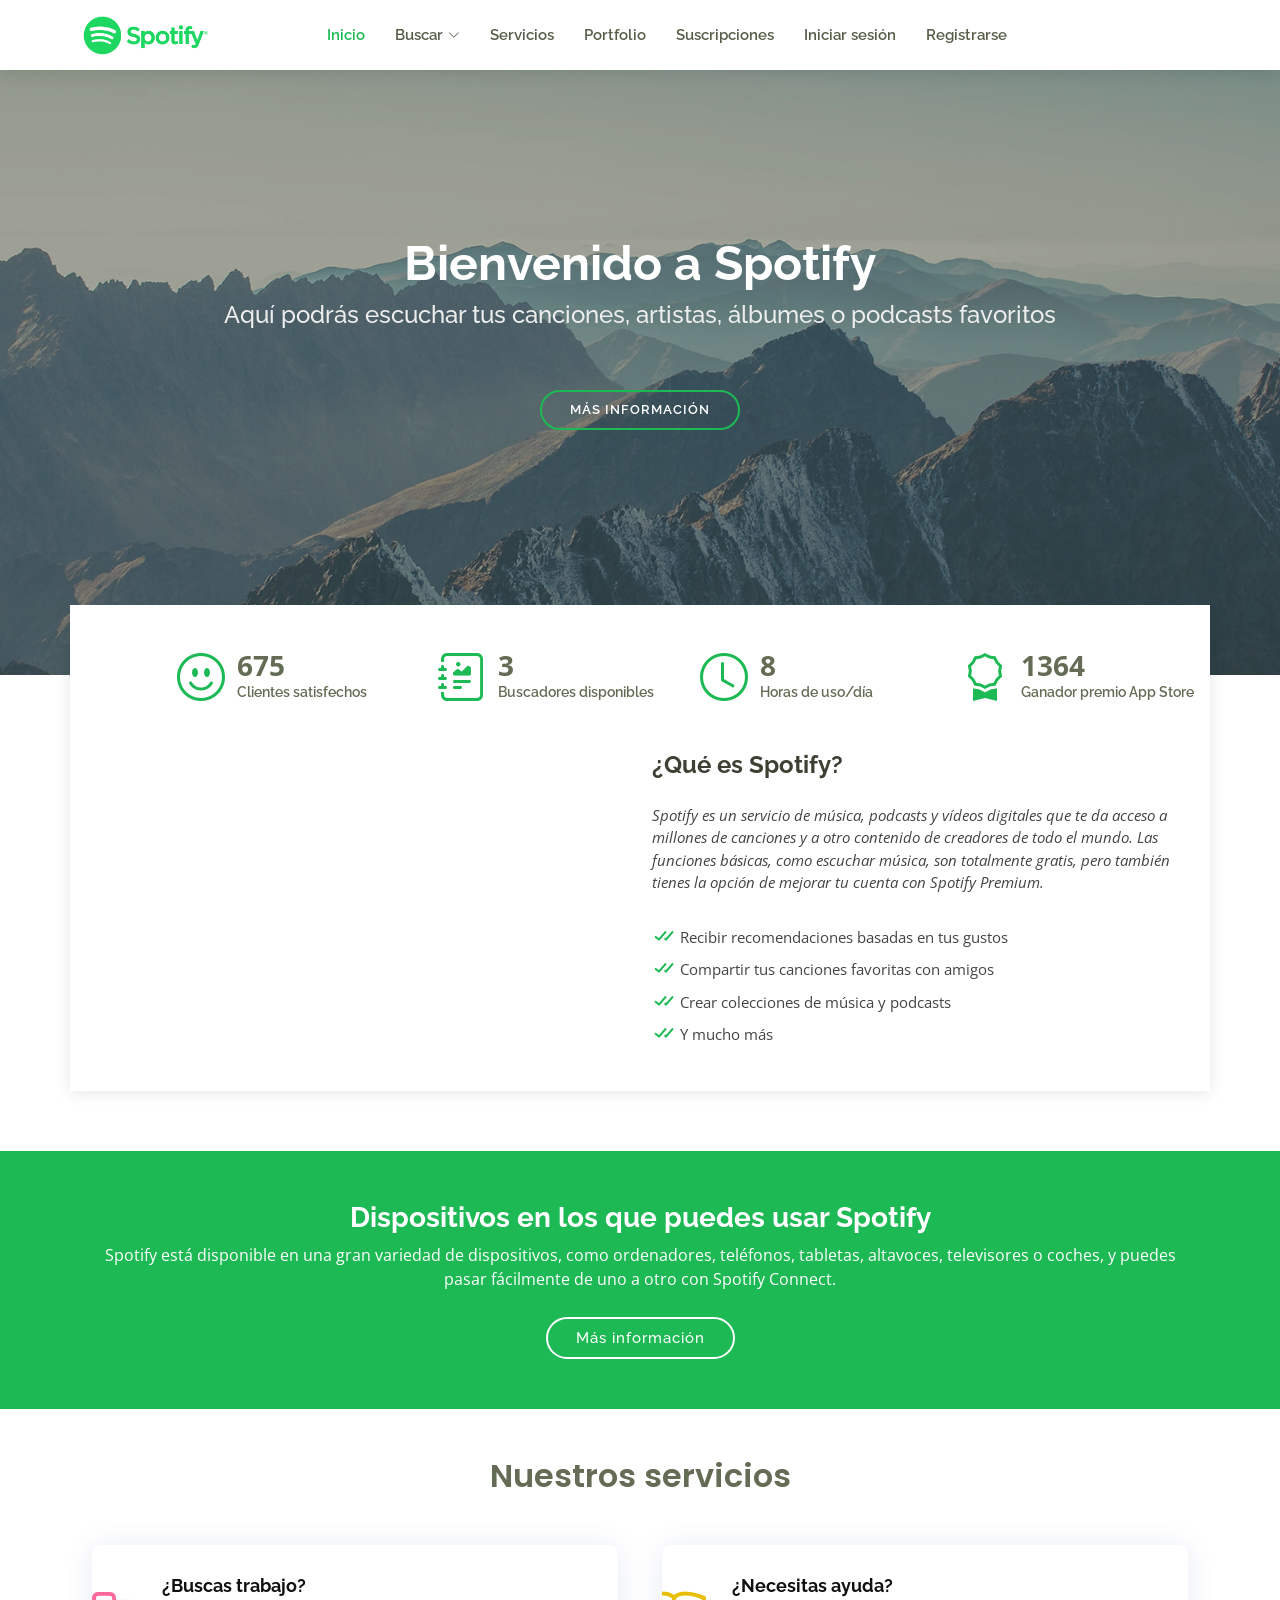
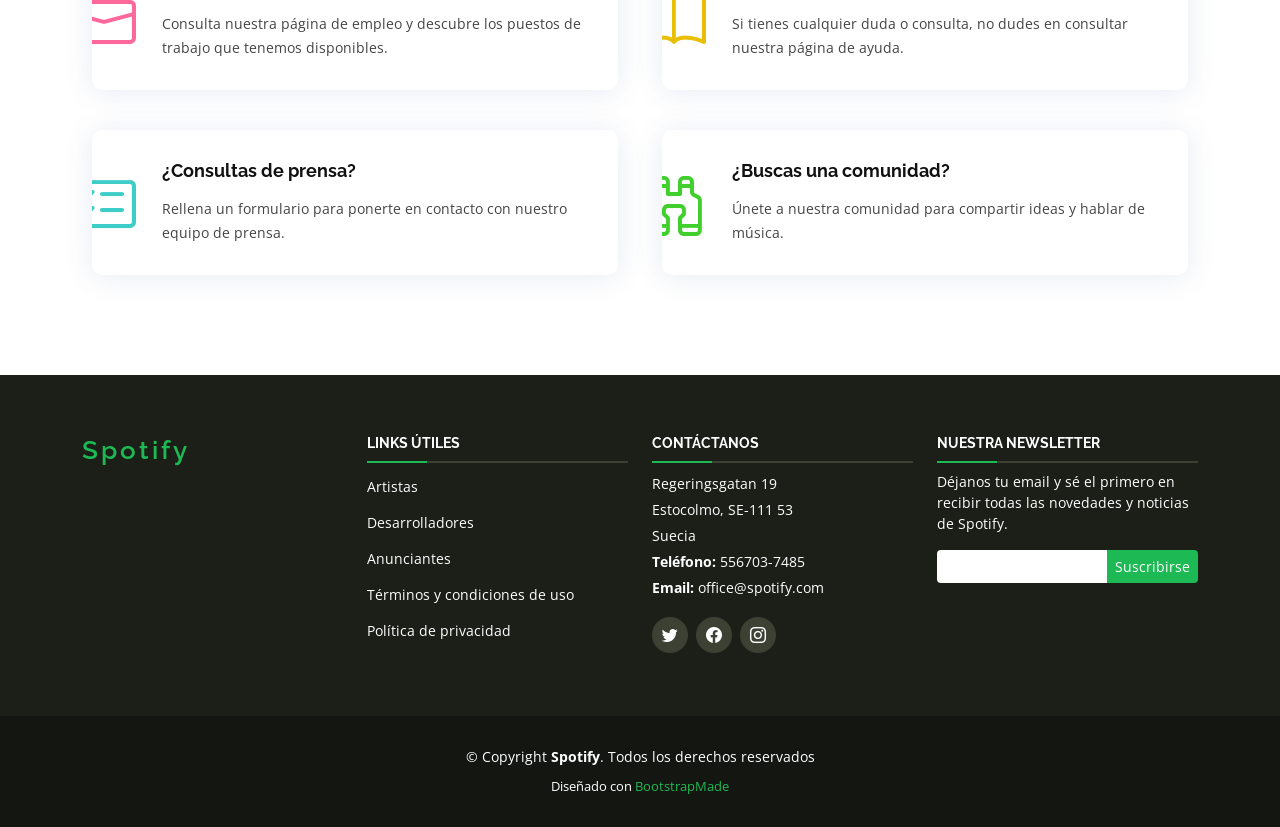
<file: pat/src/main/resources/static/index.html>
<!DOCTYPE html>
<html lang="en">

<head>
  <meta charset="utf-8">
  <meta content="width=device-width, initial-scale=1.0" name="viewport">

  <title>Spotify - Inicio</title>
  <meta content="" name="description">
  <meta content="" name="keywords">

  <!-- Icon -->
  <link href="assets/img/spotify-icon.png" rel="shortcut icon" type="image/x-icon">

  <!-- Google Fonts -->
  <link href="https://fonts.googleapis.com/css?family=Open+Sans:300,300i,400,400i,600,600i,700,700i|Raleway:300,300i,400,400i,500,500i,600,600i,700,700i|Poppins:300,300i,400,400i,500,500i,600,600i,700,700i" rel="stylesheet">

  <!-- Vendor CSS Files -->
  <link href="assets/vendor/aos/aos.css" rel="stylesheet">
  <link href="assets/vendor/bootstrap/css/bootstrap.min.css" rel="stylesheet">
  <link href="assets/vendor/bootstrap-icons/bootstrap-icons.css" rel="stylesheet">
  <link href="assets/vendor/boxicons/css/boxicons.min.css" rel="stylesheet">
  <link href="assets/vendor/glightbox/css/glightbox.min.css" rel="stylesheet">
  <link href="assets/vendor/swiper/swiper-bundle.min.css" rel="stylesheet">

  <!-- Template Main CSS File -->
  <link href="assets/css/style.css" rel="stylesheet">
</head>

<body>

  <!-- ======= Header ======= -->
  <header id="header" class="fixed-top d-flex align-items-center">
    <div class="container d-flex align-items-center justify-content-between">

      <div class="logo">
        <a href="index.html"><img src="assets/img/spotify-banner.png" alt="" class="img-fluid"></a>
      </div>

      <nav id="navbar" class="navbar">
        <ul>
          <li><a class="active" href="index.html">Inicio</a></li>
          <li class="dropdown"><a href="#"><span>Buscar</span> <i class="bi bi-chevron-down"></i></a>
            <ul>
              <li><a href="canciones.html">Canciones</a></li>
              <li><a href="artistas.html">Artistas</a></li>
              <li><a href="albumes.html">Álbumes</a></li>
              <li><a href="podcasts.html">Podcasts</a></li>
            </ul>
          </li>
          <li><a href="services.html">Servicios</a></li>
          <li><a href="portfolio.html">Portfolio</a></li>
          <li><a href="pricing.html">Suscripciones</a></li>
          <li id="login"><a href="login.html">Iniciar sesión</a></li>            
          <li id="register"><a href="register.html">Registrarse</a></li>
          <li id="perfil"><a href="profile.html">Perfil</a></li>
          <li id="logout" onclick="cerrarSesion()"><a href="">Cerrar sesión</a></li>
        </ul>
        <i class="bi bi-list mobile-nav-toggle"></i>
          <script>
            if(sessionStorage.getItem("userId")=="" || sessionStorage.getItem("userId")==null){
              document.getElementById("login").style.visibility = "visible";
              document.getElementById("register").style.visibility = "visible";
              document.getElementById("logout").style.visibility = "hidden";
              document.getElementById("perfil").style.visibility = "hidden";
              
            }else{
              document.getElementById("logout").style.visibility = "visible";
              document.getElementById("register").style.visibility = "hidden";
              document.getElementById("login").style.visibility = "hidden";
              document.getElementById("perfil").style.visibility = "visible";
            }
            function cerrarSesion() {
              sessionStorage.removeItem("userId");
            }
          </script>
      </nav><!-- .navbar -->
    </div>
  </header><!-- End Header -->

  <!-- ======= Hero Section ======= -->
  <section id="hero">
    <div class="hero-container" data-aos="fade-up">
      <h1>Bienvenido a Spotify</h1>
      <h2>Aquí podrás escuchar tus canciones, artistas, álbumes o podcasts favoritos</h2>
      <a href="#services" class="btn-get-started scrollto">Más información</a>
    </div>
  </section><!-- End Hero -->

  <main id="main">

    <!-- ======= About Section ======= -->
    <section id="about" class="about">
      <div class="container">
        <div class="row justify-content-end">
          <div class="col-lg-11">
            <div class="row justify-content-end">

              <div class="col-lg-3 col-md-5 col-6 d-md-flex align-items-md-stretch">
                <div class="count-box py-5">
                  <i class="bi bi-emoji-smile"></i>
                  <span data-purecounter-start="0" data-purecounter-end="1000" class="purecounter">0</span>
                  <p>Clientes satisfechos</p>
                </div>
              </div>

              <div class="col-lg-3 col-md-5 col-6 d-md-flex align-items-md-stretch">
                <div class="count-box py-5">
                  <i class="bi bi-journal-richtext"></i>
                  <span data-purecounter-start="0" data-purecounter-end="4" class="purecounter">0</span>
                  <p>Buscadores disponibles</p>
                </div>
              </div>

              <div class="col-lg-3 col-md-5 col-6 d-md-flex align-items-md-stretch">
                <div class="count-box pb-5 pt-0 pt-lg-5">
                  <i class="bi bi-clock"></i>
                  <span data-purecounter-start="0" data-purecounter-end="12" class="purecounter">0</span>
                  <p>Horas de uso/día</p>
                </div>
              </div>

              <div class="col-lg-3 col-md-5 col-6 d-md-flex align-items-md-stretch">
                <div class="count-box pb-5 pt-0 pt-lg-5">
                  <i class="bi bi-award"></i>
                  <span data-purecounter-start="0" data-purecounter-end="2021" class="purecounter">0</span>
                  <p>Ganador premio App Store</p>
                </div>
              </div>

            </div>
          </div>
        </div>

        <div class="row">

          <div class="col-lg-6 video-box align-self-baseline position-relative pt-1 px-5">
            <iframe width="560" height="315" src="https://www.youtube.com/embed/vmxMtBW_pVE" title="YouTube video player" frameborder="0" allow="accelerometer; autoplay; clipboard-write; encrypted-media; gyroscope; picture-in-picture" allowfullscreen></iframe>
          </div>

          <div class="col-lg-6 pt-3 pt-lg-0 content">
            <h3>¿Qué es Spotify?</h3>
            <p class="fst-italic py-3">
              Spotify es un servicio de música, podcasts y vídeos digitales que te da acceso a millones de canciones y a otro contenido de creadores de todo el mundo. Las funciones básicas, como escuchar música, son totalmente gratis, pero también tienes la opción de mejorar tu cuenta con Spotify Premium.
            </p>
            <ul>
              <li><i class="bx bx-check-double"></i> Recibir recomendaciones basadas en tus gustos</li>
              <li><i class="bx bx-check-double"></i> Compartir tus canciones favoritas con amigos</li>
              <li><i class="bx bx-check-double"></i> Crear colecciones de música y podcasts</li>
              <li><i class="bx bx-check-double"></i> Y mucho más</li>
            </ul>
          </div>

        </div>

      </div>
    </section><!-- End About Section -->

    <!-- ======= Cta Section ======= -->
    <section id="cta" class="cta">
      <div class="container" data-aos="fade-in">

        <div class="text-center">
          <h3>Dispositivos en los que puedes usar Spotify</h3>
          <p> Spotify está disponible en una gran variedad de dispositivos, como ordenadores, teléfonos, tabletas, altavoces, televisores o coches, y puedes pasar fácilmente de uno a otro con Spotify Connect.</p>
          <a class="cta-btn" href="https://support.spotify.com/es/article/spotify-connect/">Más información</a>
        </div>

      </div>
    </section><!-- End Cta Section -->

    <!-- ======= Services Section ======= -->
    <section id="services" class="services ">
      <div class="container">

        <div class="section-title pt-5" data-aos="fade-up">
          <h2>Nuestros servicios</h2>
        </div>

        <div class="row">
          <div class="col-md-6">
            <div class="icon-box" data-aos="fade-up">
              <div class="icon"><i class="bi bi-briefcase" style="color: #ff689b;"></i></div>
              <h4 class="title"><a href="https://www.lifeatspotify.com/jobs">¿Buscas trabajo?</a></h4>
              <p class="description">Consulta nuestra página de empleo y descubre los puestos de trabajo que tenemos disponibles.</p>
            </div>
          </div>
          <div class="col-md-6">
            <div class="icon-box" data-aos="fade-up">
              <div class="icon"><i class="bi bi-book" style="color: #e9bf06;"></i></div>
              <h4 class="title"><a href="https://support.spotify.com/es/">¿Necesitas ayuda?</a></h4>
              <p class="description">Si tienes cualquier duda o consulta, no dudes en consultar nuestra página de ayuda.</p>
            </div>
          </div>
          <div class="col-md-6" data-aos="fade-up" data-aos-delay="100">
            <div class="icon-box">
              <div class="icon"><i class="bi bi-card-checklist" style="color: #3fcdc7;"></i></div>
              <h4 class="title"><a href="https://newsroom.spotify.com/press-inquiries/">¿Consultas de prensa?</a></h4>
              <p class="description">Rellena un formulario para ponerte en contacto con nuestro equipo de prensa.</p>
            </div>
          </div>
          <div class="col-md-6" data-aos="fade-up" data-aos-delay="100">
            <div class="icon-box">
              <div class="icon"><i class="bi bi-binoculars" style="color:#41cf2e;"></i></div>
              <h4 class="title"><a href="https://community.spotify.com/">¿Buscas una comunidad?</a></h4>
              <p class="description">Únete a nuestra comunidad para compartir ideas y hablar de música.</p>
            </div>
          </div>
        </div>
      </div>
    </section><!-- End Services Section -->
  </main><!-- End #main -->

  <!-- ======= Footer ======= -->
  <footer id="footer">
    <div class="footer-top">
      <div class="container">
        <div class="row">
          <div class="col-lg-3 col-md-6 footer-info">
            <h3>Spotify</h3>
          </div>
          
          <div class="col-lg-3 col-md-6 footer-links">
            <h4>Links útiles</h4>
            <ul>
              <li><a href="https://artists.spotify.com/es">Artistas</a></li>
              <li><a href="https://developer.spotify.com/">Desarrolladores</a></li>
              <li><a href="https://ads.spotify.com/es-ES/">Anunciantes</a></li>
              <li><a href="https://www.spotify.com/es/legal/end-user-agreement/">Términos y condiciones de uso</a></li>
              <li><a href="https://www.spotify.com/es/legal/privacy-policy/">Política de privacidad</a></li>
            </ul>
          </div>

          <div class="col-lg-3 col-md-6 footer-contact">
            <h4>Contáctanos</h4>
            <p>
              Regeringsgatan 19 <br>
              Estocolmo, SE-111 53<br>
              Suecia <br>
              <strong>Teléfono:</strong> 556703-7485<br>
              <strong>Email:</strong> office@spotify.com<br>
            </p>

            <div class="social-links">
              <a href="https://twitter.com/spotify" class="twitter"><i class="bi bi-twitter"></i></a>
              <a href="https://www.facebook.com/Spotify" class="facebook"><i class="bi bi-facebook"></i></a>
              <a href="https://www.instagram.com/spotify/" class="instagram"><i class="bi bi-instagram"></i></a>
            </div>

          </div>

          <div class="col-lg-3 col-md-6 footer-newsletter">
            <h4>Nuestra Newsletter</h4>
            <p>Déjanos tu email y sé el primero en recibir todas las novedades y noticias de Spotify.</p>
            <form action="" method="post">
              <input type="email" name="email"><input type="submit" value="Suscribirse">
            </form>
          </div>

        </div>
      </div>
    </div>

    <div class="container">
      <div class="copyright">
        &copy; Copyright <strong><span>Spotify</span></strong>. Todos los derechos reservados
      </div>
      <div class="credits">
        Diseñado con <a href="https://bootstrapmade.com/">BootstrapMade</a>
      </div>
    </div>
  </footer><!-- End Footer -->

  <a href="#" class="back-to-top d-flex align-items-center justify-content-center"><i class="bi bi-arrow-up-short"></i></a>

  <!-- Vendor JS Files -->
  <script src="assets/vendor/purecounter/purecounter.js"></script>
  <script src="assets/vendor/aos/aos.js"></script>
  <script src="assets/vendor/bootstrap/js/bootstrap.bundle.min.js"></script>
  <script src="assets/vendor/glightbox/js/glightbox.min.js"></script>
  <script src="assets/vendor/isotope-layout/isotope.pkgd.min.js"></script>
  <script src="assets/vendor/swiper/swiper-bundle.min.js"></script>
  <script src="assets/vendor/waypoints/noframework.waypoints.js"></script>
  <script src="assets/vendor/php-email-form/validate.js"></script>

  <!-- Template Main JS File -->
  <script src="assets/js/main.js"></script>

</body>

</html>
</file>
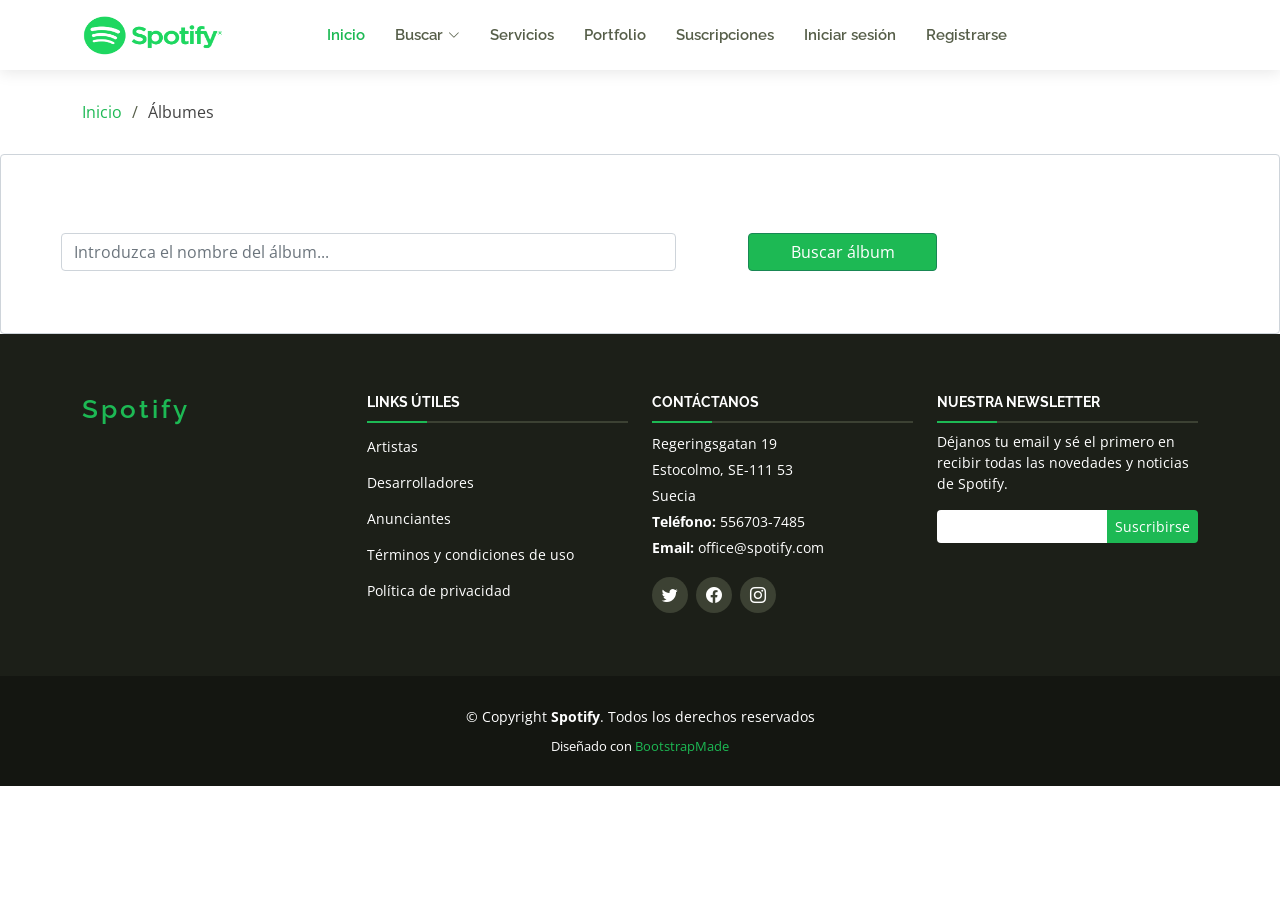
<file: pat/src/main/resources/static/albumes.html>
<!DOCTYPE html>
<html lang="en">

<head>
  <meta charset="utf-8">
  <meta content="width=device-width, initial-scale=1.0" name="viewport">

  <title>Spotify - Buscar álbumes</title>
  <meta content="" name="description">
  <meta content="" name="keywords">

  <!-- Icons -->
  <link href="assets/img/spotify-icon.png" rel="shortcut icon" type="image/x-icon">
  
  <!-- Google Fonts -->
  <link href="https://fonts.googleapis.com/css?family=Open+Sans:300,300i,400,400i,600,600i,700,700i|Raleway:300,300i,400,400i,500,500i,600,600i,700,700i|Poppins:300,300i,400,400i,500,500i,600,600i,700,700i" rel="stylesheet">

  <!-- Vendor CSS Files -->
  <link href="assets/vendor/aos/aos.css" rel="stylesheet">
  <link href="assets/vendor/bootstrap/css/bootstrap.min.css" rel="stylesheet">
  <link href="assets/vendor/bootstrap-icons/bootstrap-icons.css" rel="stylesheet">
  <link href="assets/vendor/boxicons/css/boxicons.min.css" rel="stylesheet">
  <link href="assets/vendor/glightbox/css/glightbox.min.css" rel="stylesheet">
  <link href="assets/vendor/swiper/swiper-bundle.min.css" rel="stylesheet">

  <!-- Template Main CSS File -->
  <link rel="stylesheet" href="assets/css/style.css">
  <link rel="stylesheet" type="text/css" href="assets/css/index.css">
</head>

<body>

  <!-- ======= Header ======= -->
  <header id="header" class="fixed-top d-flex align-items-center">
    <div class="container d-flex align-items-center justify-content-between">

      <div class="logo">
        <a href="index.html"><img src="assets/img/spotify-banner.png" alt="" class="img-fluid"></a>
      </div>

      <nav id="navbar" class="navbar">
        <ul>
          <li><a class="active" href="index.html">Inicio</a></li>
          <li class="dropdown"><a href="#"><span>Buscar</span> <i class="bi bi-chevron-down"></i></a>
            <ul>
              <li><a href="canciones.html">Canciones</a></li>
              <li><a href="artistas.html">Artistas</a></li>
              <li><a href="albumes.html">Álbumes</a></li>
              <li><a href="podcasts.html">Podcasts</a></li>
            </ul>
          </li>
          <li><a href="services.html">Servicios</a></li>
          <li><a href="portfolio.html">Portfolio</a></li>
          <li><a href="pricing.html">Suscripciones</a></li>
          <li id="login"><a href="login.html">Iniciar sesión</a></li>            
          <li id="register"><a href="register.html">Registrarse</a></li>
          <li id="perfil"><a href="profile.html">Perfil</a></li>
          <li id="logout" onclick="cerrarSesion()"><a href="">Cerrar sesión</a></li>
        </ul>
        <i class="bi bi-list mobile-nav-toggle"></i>
          <script>
            if(sessionStorage.getItem("userId")=="" || sessionStorage.getItem("userId")==null){
              document.getElementById("login").style.visibility = "visible";
              document.getElementById("register").style.visibility = "visible";
              document.getElementById("logout").style.visibility = "hidden";
              document.getElementById("perfil").style.visibility = "hidden";
              
            }else{
              document.getElementById("logout").style.visibility = "visible";
              document.getElementById("register").style.visibility = "hidden";
              document.getElementById("login").style.visibility = "hidden";
              document.getElementById("perfil").style.visibility = "visible";
            }
            function cerrarSesion() {
              sessionStorage.removeItem("userId");
            }
          </script>
      </nav><!-- .navbar -->

    </div>
  </header><!-- End Header -->

  <main id="main">

    <!-- ======= Breadcrumbs ======= -->
    <section id="breadcrumbs" class="breadcrumbs">
      <div class="container">
        <ol>
          <li><a href="index.html">Inicio</a></li>
          <li>Álbumes</li>
        </ol>
      </div>
    </section><!-- End Breadcrumbs -->

    <!-- ======= Features Section ======= -->
    <div class="form-control" id="prueba" style="display: none;">
        <form class="row mb-2 px-5 my-5" action="">
            <input type="hidden" id='hidden_token'>
            <div class="col-3 form-group  px-1">
                <label for="Genre" class="form-label col-sm-2">Género:</label>
                <select name="" id="select_genre" class="form-control form-control col-6">
                    <option>Seleccionar...</option>                    
                </select>
            </div>
            <div class="col-3 form-group  px-1">
                <label for="Genre" class="form-label col-sm-6">Playlists:</label>
                <select name="" id="select_playlist" class="form-control form-control col-6">
                    <option>Seleccionar...</option>                    
                </select>
            </div>                  
            <div class="col-2 my-3 py-4 form-group">
                <button type="submit" id="btn_submit" class="btn btn-success col-sm-12">Buscar</button>
            </div>     
        </form> 
        <div class="row">
            <div class="col-sm-12 px-0">
                <div class="list-group song-list">
                    
                </div>                                             
            </div>
                <div class="offset-md-1 col-sm-4" id="song-detail">                
            </div>
        </div>   
    </div>
    
    <!-- ======= Features Section ======= -->
    <div class="form-control">
      <div class="row pb-2 my-5 py-4" id="album">
          <div class="col-sm-6 mb-6 mb-sm-0 mx-5">
              <input type="text" class="form-control form-control-user" id="albumId"
                  placeholder="Introduzca el nombre del álbum..." required>
          </div>
          <div class="col-sm-2">
              <button type="submit" id="btn_album" class="btn btn-success col-sm-12">Buscar álbum</button>
          </div>
      </div>
    </div>
    <div class="offset-md-1" id="album-detail"></div>
  </main><!-- End #main -->

  <!-- ======= Footer ======= -->
  <footer id="footer">
    <div class="footer-top">
      <div class="container">
        <div class="row">
          <div class="col-lg-3 col-md-6 footer-info">
            <h3>Spotify</h3>
          </div>
          
          <div class="col-lg-3 col-md-6 footer-links">
            <h4>Links útiles</h4>
            <ul>
              <li><a href="https://artists.spotify.com/es">Artistas</a></li>
              <li><a href="https://developer.spotify.com/">Desarrolladores</a></li>
              <li><a href="https://ads.spotify.com/es-ES/">Anunciantes</a></li>
              <li><a href="https://www.spotify.com/es/legal/end-user-agreement/">Términos y condiciones de uso</a></li>
              <li><a href="https://www.spotify.com/es/legal/privacy-policy/">Política de privacidad</a></li>
            </ul>
          </div>

          <div class="col-lg-3 col-md-6 footer-contact">
            <h4>Contáctanos</h4>
            <p>
              Regeringsgatan 19 <br>
              Estocolmo, SE-111 53<br>
              Suecia <br>
              <strong>Teléfono:</strong> 556703-7485<br>
              <strong>Email:</strong> office@spotify.com<br>
            </p>

            <div class="social-links">
              <a href="https://twitter.com/spotify" class="twitter"><i class="bi bi-twitter"></i></a>
              <a href="https://www.facebook.com/Spotify" class="facebook"><i class="bi bi-facebook"></i></a>
              <a href="https://www.instagram.com/spotify/" class="instagram"><i class="bi bi-instagram"></i></a>
            </div>

          </div>

          <div class="col-lg-3 col-md-6 footer-newsletter">
            <h4>Nuestra Newsletter</h4>
            <p>Déjanos tu email y sé el primero en recibir todas las novedades y noticias de Spotify.</p>
            <form action="" method="post">
              <input type="email" name="email"><input type="submit" value="Suscribirse">
            </form>
          </div>

        </div>
      </div>
    </div>

    <div class="container">
      <div class="copyright">
        &copy; Copyright <strong><span>Spotify</span></strong>. Todos los derechos reservados
      </div>
      <div class="credits">
        Diseñado con <a href="https://bootstrapmade.com/">BootstrapMade</a>
      </div>
    </div>
  </footer><!-- End Footer -->

  <a href="#" class="back-to-top d-flex align-items-center justify-content-center"><i class="bi bi-arrow-up-short"></i></a>

  <!-- Vendor JS Files -->
  <script src="assets/vendor/purecounter/purecounter.js"></script>
  <script src="assets/vendor/aos/aos.js"></script>
  <script src="assets/vendor/bootstrap/js/bootstrap.bundle.min.js"></script>
  <script src="assets/vendor/glightbox/js/glightbox.min.js"></script>
  <script src="assets/vendor/isotope-layout/isotope.pkgd.min.js"></script>
  <script src="assets/vendor/swiper/swiper-bundle.min.js"></script>
  <script src="assets/vendor/waypoints/noframework.waypoints.js"></script>
  <script src="assets/vendor/php-email-form/validate.js"></script>
  <script src="assets/js/albumes.js" type="text/javascript"></script>
  <!-- Template Main JS File -->
  <script src="assets/js/main.js"></script>

</body>

</html>
</file>
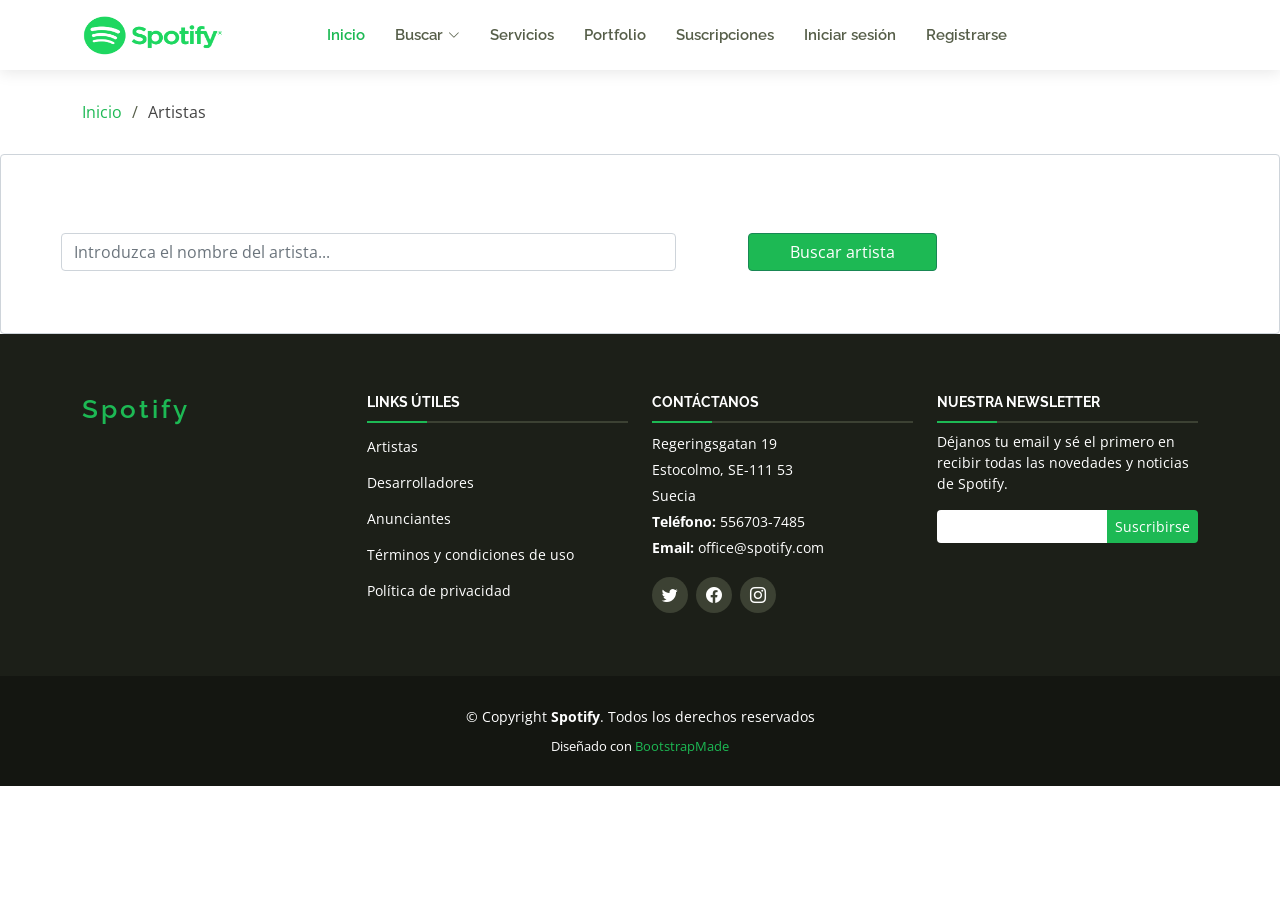
<file: pat/src/main/resources/static/artistas.html>
<!DOCTYPE html>
<html lang="en">

<head>
  <meta charset="utf-8">
  <meta content="width=device-width, initial-scale=1.0" name="viewport">

  <title>Spotify - Buscar artistas</title>
  <meta content="" name="description">
  <meta content="" name="keywords">

  <!-- Icons -->
  <link href="assets/img/spotify-icon.png" rel="shortcut icon" type="image/x-icon">
  
  <!-- Google Fonts -->
  <link href="https://fonts.googleapis.com/css?family=Open+Sans:300,300i,400,400i,600,600i,700,700i|Raleway:300,300i,400,400i,500,500i,600,600i,700,700i|Poppins:300,300i,400,400i,500,500i,600,600i,700,700i" rel="stylesheet">

  <!-- Vendor CSS Files -->
  <link href="assets/vendor/aos/aos.css" rel="stylesheet">
  <link href="assets/vendor/bootstrap/css/bootstrap.min.css" rel="stylesheet">
  <link href="assets/vendor/bootstrap-icons/bootstrap-icons.css" rel="stylesheet">
  <link href="assets/vendor/boxicons/css/boxicons.min.css" rel="stylesheet">
  <link href="assets/vendor/glightbox/css/glightbox.min.css" rel="stylesheet">
  <link href="assets/vendor/swiper/swiper-bundle.min.css" rel="stylesheet">

  <!-- Template Main CSS File -->
  <link rel="stylesheet" href="assets/css/style.css">
  <link rel="stylesheet" type="text/css" href="assets/css/index.css">
</head>

<body>

  <!-- ======= Header ======= -->
  <header id="header" class="fixed-top d-flex align-items-center">
    <div class="container d-flex align-items-center justify-content-between">

      <div class="logo">
        <a href="index.html"><img src="assets/img/spotify-banner.png" alt="" class="img-fluid"></a>
      </div>

      <nav id="navbar" class="navbar">
        <ul>
          <li><a class="active" href="index.html">Inicio</a></li>
          <li class="dropdown"><a href="#"><span>Buscar</span> <i class="bi bi-chevron-down"></i></a>
            <ul>
              <li><a href="canciones.html">Canciones</a></li>
              <li><a href="artistas.html">Artistas</a></li>
              <li><a href="albumes.html">Álbumes</a></li>
              <li><a href="podcasts.html">Podcasts</a></li>
            </ul>
          </li>
          <li><a href="services.html">Servicios</a></li>
          <li><a href="portfolio.html">Portfolio</a></li>
          <li><a href="pricing.html">Suscripciones</a></li>
          <li id="login"><a href="login.html">Iniciar sesión</a></li>            
          <li id="register"><a href="register.html">Registrarse</a></li>
          <li id="perfil"><a href="profile.html">Perfil</a></li>
          <li id="logout" onclick="cerrarSesion()"><a href="">Cerrar sesión</a></li>
        </ul>
        <i class="bi bi-list mobile-nav-toggle"></i>
          <script>
            if(sessionStorage.getItem("userId")=="" || sessionStorage.getItem("userId")==null){
              document.getElementById("login").style.visibility = "visible";
              document.getElementById("register").style.visibility = "visible";
              document.getElementById("logout").style.visibility = "hidden";
              document.getElementById("perfil").style.visibility = "hidden";
              
            }else{
              document.getElementById("logout").style.visibility = "visible";
              document.getElementById("register").style.visibility = "hidden";
              document.getElementById("login").style.visibility = "hidden";
              document.getElementById("perfil").style.visibility = "visible";
            }
            function cerrarSesion() {
              sessionStorage.removeItem("userId");
            }
          </script>
      </nav><!-- .navbar -->
    </div>
  </header><!-- End Header -->

  <main id="main"> 

    <!-- ======= Breadcrumbs ======= -->
    <section id="breadcrumbs" class="breadcrumbs">
      <div class="container">
        <ol>
          <li><a href="index.html">Inicio</a></li>
          <li>Artistas</li>
        </ol>
      </div>
    </section><!-- End Breadcrumbs -->

    <!-- ======= Features Section ======= -->
    <div class="form-control" id="prueba" style="display: none;">
      <form class="row" action="">
          <input type="hidden" id='hidden_token'>
          <div class="col-6 form-group  px-1">
              <label for="Genre" class="form-label col-sm-2">Genre:</label>
              <select name="" id="select_genre" class="form-control form-control col-6">
                  <option>Select...</option>                    
              </select>
          </div>
          <div class="col-6 form-group  px-1">
              <label for="Genre" class="form-label col-sm-6">Playlists:</label>
              <select name="" id="select_playlist" class="form-control form-control col-6">
                  <option>Select...</option>                    
              </select>
          </div>                  
          <div class="col-12 p-3 form-group align-content-center justify-content-center">
              <button type="submit" id="btn_submit" class="btn btn-success col-sm-12">Search</button>
          </div>     
      </form> 
      <div class="row">
          <div class="col-sm-12 px-0">
              <div class="list-group song-list">
                  
              </div>                                             
          </div>
              <div class="offset-md-1 col-sm-4" id="song-detail">                
          </div>
      </div>   
  </div>
    <!-- ======= Features Section ======= -->
    <div class="form-control">    
      <div class="row pb-2 py-4 my-5" id="artista">
          <div class="col-sm-6 mb-6 mb-sm-0 mx-5">
              <input type="text" class="form-control form-control-user" id="artistasId"
                  placeholder="Introduzca el nombre del artista..." required>
          </div>
          <div class="col-sm-2">
              <button type="submit" id="btn_artists" class="btn btn-success col-sm-12">Buscar artista</button>
          </div>
      </div>
    </div>
    <div class="offset-md-1" id="artist-detail"></div>   
  </main><!-- End #main -->

  <!-- ======= Footer ======= -->
  <footer id="footer">
    <div class="footer-top">
      <div class="container">
        <div class="row">
          <div class="col-lg-3 col-md-6 footer-info">
            <h3>Spotify</h3>
          </div>
          
          <div class="col-lg-3 col-md-6 footer-links">
            <h4>Links útiles</h4>
            <ul>
              <li><a href="https://artists.spotify.com/es">Artistas</a></li>
              <li><a href="https://developer.spotify.com/">Desarrolladores</a></li>
              <li><a href="https://ads.spotify.com/es-ES/">Anunciantes</a></li>
              <li><a href="https://www.spotify.com/es/legal/end-user-agreement/">Términos y condiciones de uso</a></li>
              <li><a href="https://www.spotify.com/es/legal/privacy-policy/">Política de privacidad</a></li>
            </ul>
          </div>

          <div class="col-lg-3 col-md-6 footer-contact">
            <h4>Contáctanos</h4>
            <p>
              Regeringsgatan 19 <br>
              Estocolmo, SE-111 53<br>
              Suecia <br>
              <strong>Teléfono:</strong> 556703-7485<br>
              <strong>Email:</strong> office@spotify.com<br>
            </p>

            <div class="social-links">
              <a href="https://twitter.com/spotify" class="twitter"><i class="bi bi-twitter"></i></a>
              <a href="https://www.facebook.com/Spotify" class="facebook"><i class="bi bi-facebook"></i></a>
              <a href="https://www.instagram.com/spotify/" class="instagram"><i class="bi bi-instagram"></i></a>
            </div>

          </div>

          <div class="col-lg-3 col-md-6 footer-newsletter">
            <h4>Nuestra Newsletter</h4>
            <p>Déjanos tu email y sé el primero en recibir todas las novedades y noticias de Spotify.</p>
            <form action="" method="post">
              <input type="email" name="email"><input type="submit" value="Suscribirse">
            </form>
          </div>

        </div>
      </div>
    </div>

    <div class="container">
      <div class="copyright">
        &copy; Copyright <strong><span>Spotify</span></strong>. Todos los derechos reservados
      </div>
      <div class="credits">
        Diseñado con <a href="https://bootstrapmade.com/">BootstrapMade</a>
      </div>
    </div>
  </footer><!-- End Footer -->

  <a href="#" class="back-to-top d-flex align-items-center justify-content-center"><i class="bi bi-arrow-up-short"></i></a>

  <!-- Vendor JS Files -->
  <script src="assets/vendor/purecounter/purecounter.js"></script>
  <script src="assets/vendor/aos/aos.js"></script>
  <script src="assets/vendor/bootstrap/js/bootstrap.bundle.min.js"></script>
  <script src="assets/vendor/glightbox/js/glightbox.min.js"></script>
  <script src="assets/vendor/isotope-layout/isotope.pkgd.min.js"></script>
  <script src="assets/vendor/swiper/swiper-bundle.min.js"></script>
  <script src="assets/vendor/waypoints/noframework.waypoints.js"></script>
  <script src="assets/vendor/php-email-form/validate.js"></script>
  <script src="assets/js/artistas.js" type="text/javascript"></script>
  <!-- Template Main JS File -->
  <script src="assets/js/main.js"></script>

</body>

</html>
</file>
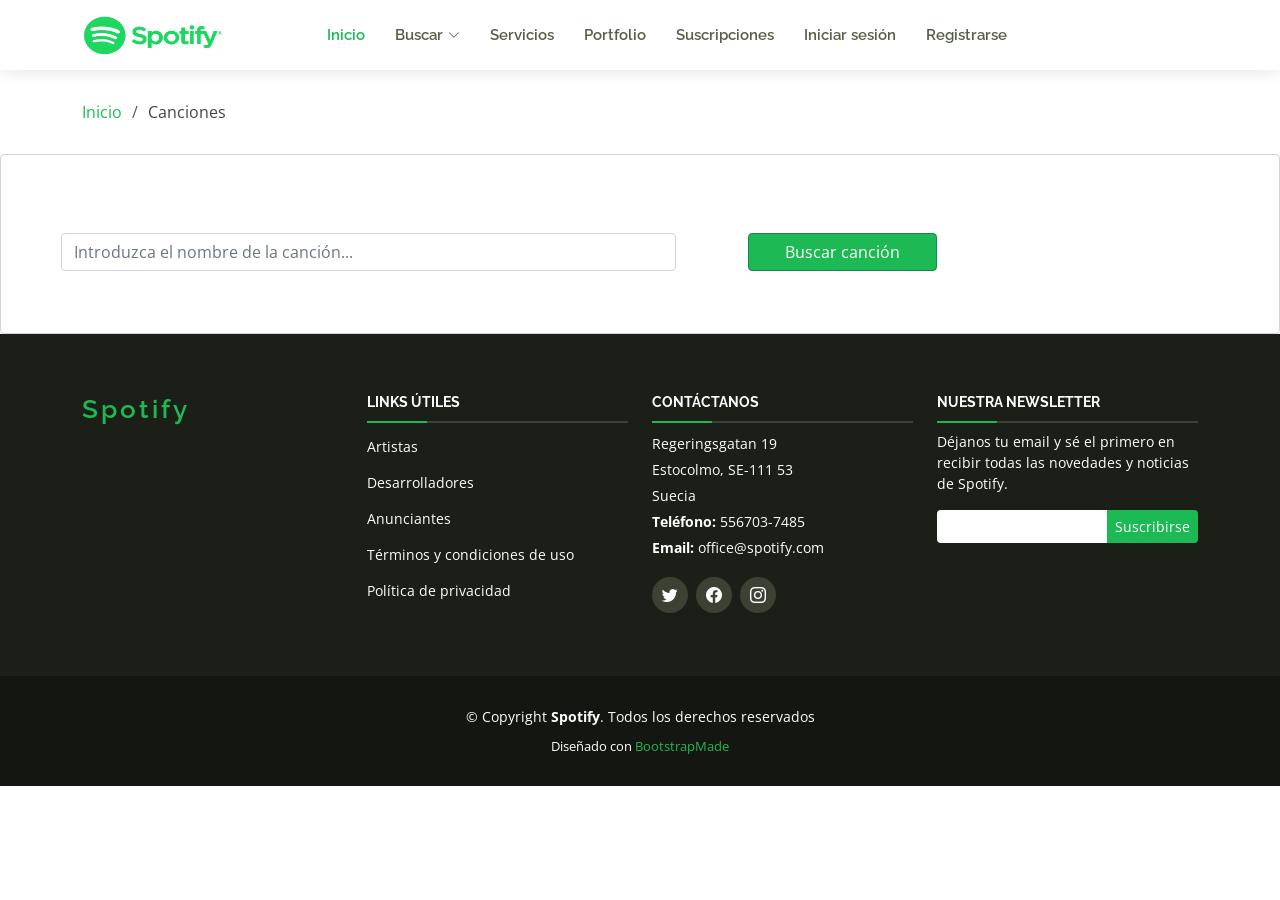
<file: pat/src/main/resources/static/canciones.html>
<!DOCTYPE html>
<html lang="en">

<head>
  <meta charset="utf-8">
  <meta content="width=device-width, initial-scale=1.0" name="viewport">

  <title>Spotify - Buscar canciones</title>
  <meta content="" name="description">
  <meta content="" name="keywords">

  <!-- Icons -->
  <link href="assets/img/spotify-icon.png" rel="shortcut icon" type="image/x-icon">
  
  <!-- Google Fonts -->
  <link href="https://fonts.googleapis.com/css?family=Open+Sans:300,300i,400,400i,600,600i,700,700i|Raleway:300,300i,400,400i,500,500i,600,600i,700,700i|Poppins:300,300i,400,400i,500,500i,600,600i,700,700i" rel="stylesheet">

  <!-- Vendor CSS Files -->
  <link href="assets/vendor/aos/aos.css" rel="stylesheet">
  <link href="assets/vendor/bootstrap/css/bootstrap.min.css" rel="stylesheet">
  <link href="assets/vendor/bootstrap-icons/bootstrap-icons.css" rel="stylesheet">
  <link href="assets/vendor/boxicons/css/boxicons.min.css" rel="stylesheet">
  <link href="assets/vendor/glightbox/css/glightbox.min.css" rel="stylesheet">
  <link href="assets/vendor/swiper/swiper-bundle.min.css" rel="stylesheet">

  <!-- Template Main CSS File -->
  <link rel="stylesheet" href="assets/css/style.css">
  <link rel="stylesheet" type="text/css" href="assets/css/index.css">
</head>

<body>

  <!-- ======= Header ======= -->
  <header id="header" class="fixed-top d-flex align-items-center">
    <div class="container d-flex align-items-center justify-content-between">

      <div class="logo">
        <a href="index.html"><img src="assets/img/spotify-banner.png" alt="" class="img-fluid"></a>
      </div>

      <nav id="navbar" class="navbar">
        <ul>
          <li><a class="active" href="index.html">Inicio</a></li>
          <li class="dropdown"><a href="#"><span>Buscar</span> <i class="bi bi-chevron-down"></i></a>
            <ul>
              <li><a href="canciones.html">Canciones</a></li>
              <li><a href="artistas.html">Artistas</a></li>
              <li><a href="albumes.html">Álbumes</a></li>
              <li><a href="podcasts.html">Podcasts</a></li>
            </ul>
          </li>
          <li><a href="services.html">Servicios</a></li>
          <li><a href="portfolio.html">Portfolio</a></li>
          <li><a href="pricing.html">Suscripciones</a></li>
          <li id="login"><a href="login.html">Iniciar sesión</a></li>            
          <li id="register"><a href="register.html">Registrarse</a></li>
          <li id="perfil"><a href="profile.html">Perfil</a></li>
          <li id="logout" onclick="cerrarSesion()"><a href="">Cerrar sesión</a></li>
        </ul>
        <i class="bi bi-list mobile-nav-toggle"></i>
          <script>
            if(sessionStorage.getItem("userId")=="" || sessionStorage.getItem("userId")==null){
              document.getElementById("login").style.visibility = "visible";
              document.getElementById("register").style.visibility = "visible";
              document.getElementById("logout").style.visibility = "hidden";
              document.getElementById("perfil").style.visibility = "hidden";
              
            }else{
              document.getElementById("logout").style.visibility = "visible";
              document.getElementById("register").style.visibility = "hidden";
              document.getElementById("login").style.visibility = "hidden";
              document.getElementById("perfil").style.visibility = "visible";
            }
            function cerrarSesion() {
              sessionStorage.removeItem("userId");
            }
          </script>
      </nav><!-- .navbar -->
    </div>
  </header><!-- End Header -->

  <main id="main">

    <!-- ======= Breadcrumbs ======= -->
    <section id="breadcrumbs" class="breadcrumbs">
      <div class="container">
        <ol>
          <li><a href="index.html">Inicio</a></li>
          <li>Canciones</li>
        </ol>
      </div>
    </section><!-- End Breadcrumbs -->
    
    <!-- ======= Features Section ======= -->
    <div class="form-control">
      <div id="cancion" class="row pb-2 py-4 my-5">
        <div class="col-sm-6 mb-6 mb-sm-0 mx-5">
            <input type="text" class="form-control form-control-user" id="cancionId"
                    placeholder="Introduzca el nombre de la canción..." required>
        </div>
        <div class="col-sm-2">
            <button type="submit" id="btn_cancion" class="btn btn-success col-sm-12">Buscar canción</button>
        </div>
      </div>
    </div>
    <div class="offset-md-1" id="cancion-detail"></div>
    
      
    <div class="form-control" id="prueba" style="display: none;">
      <form class="row" action="">
          <input type="hidden" id='hidden_token'>
          <div class="col-6 form-group  px-1">
              <label for="Genre" class="form-label col-sm-2">Genre:</label>
              <select name="" id="select_genre" class="form-control form-control col-6">
                  <option>Select...</option>                    
              </select>
          </div>
          <div class="col-6 form-group  px-1">
              <label for="Genre" class="form-label col-sm-6">Playlists:</label>
              <select name="" id="select_playlist" class="form-control form-control col-6">
                  <option>Select...</option>                    
              </select>
          </div>                  
          <div class="col-12 p-3 form-group align-content-center justify-content-center">
              <button type="submit" id="btn_submit" class="btn btn-success col-sm-12">Search</button>
          </div>     
      </form> 
      <div class="row">
          <div class="col-sm-12 px-0">
              <div class="list-group song-list">
                  
              </div>                                             
          </div>
              <div class="offset-md-1 col-sm-4" id="song-detail">                
          </div>
      </div>   
  </div>
  </main><!-- End #main -->

  <!-- ======= Footer ======= -->
  <footer id="footer">
    <div class="footer-top">
      <div class="container">
        <div class="row">
          <div class="col-lg-3 col-md-6 footer-info">
            <h3>Spotify</h3>
          </div>
          
          <div class="col-lg-3 col-md-6 footer-links">
            <h4>Links útiles</h4>
            <ul>
              <li><a href="https://artists.spotify.com/es">Artistas</a></li>
              <li><a href="https://developer.spotify.com/">Desarrolladores</a></li>
              <li><a href="https://ads.spotify.com/es-ES/">Anunciantes</a></li>
              <li><a href="https://www.spotify.com/es/legal/end-user-agreement/">Términos y condiciones de uso</a></li>
              <li><a href="https://www.spotify.com/es/legal/privacy-policy/">Política de privacidad</a></li>
            </ul>
          </div>

          <div class="col-lg-3 col-md-6 footer-contact">
            <h4>Contáctanos</h4>
            <p>
              Regeringsgatan 19 <br>
              Estocolmo, SE-111 53<br>
              Suecia <br>
              <strong>Teléfono:</strong> 556703-7485<br>
              <strong>Email:</strong> office@spotify.com<br>
            </p>

            <div class="social-links">
              <a href="https://twitter.com/spotify" class="twitter"><i class="bi bi-twitter"></i></a>
              <a href="https://www.facebook.com/Spotify" class="facebook"><i class="bi bi-facebook"></i></a>
              <a href="https://www.instagram.com/spotify/" class="instagram"><i class="bi bi-instagram"></i></a>
            </div>

          </div>

          <div class="col-lg-3 col-md-6 footer-newsletter">
            <h4>Nuestra Newsletter</h4>
            <p>Déjanos tu email y sé el primero en recibir todas las novedades y noticias de Spotify.</p>
            <form action="" method="post">
              <input type="email" name="email"><input type="submit" value="Suscribirse">
            </form>
          </div>

        </div>
      </div>
    </div>

    <div class="container">
      <div class="copyright">
        &copy; Copyright <strong><span>Spotify</span></strong>. Todos los derechos reservados
      </div>
      <div class="credits">
        Diseñado con <a href="https://bootstrapmade.com/">BootstrapMade</a>
      </div>
    </div>
  </footer><!-- End Footer -->

  <a href="#" class="back-to-top d-flex align-items-center justify-content-center"><i class="bi bi-arrow-up-short"></i></a>

  <!-- Vendor JS Files -->
  <script src="assets/vendor/purecounter/purecounter.js"></script>
  <script src="assets/vendor/aos/aos.js"></script>
  <script src="assets/vendor/bootstrap/js/bootstrap.bundle.min.js"></script>
  <script src="assets/vendor/glightbox/js/glightbox.min.js"></script>
  <script src="assets/vendor/isotope-layout/isotope.pkgd.min.js"></script>
  <script src="assets/vendor/swiper/swiper-bundle.min.js"></script>
  <script src="assets/vendor/waypoints/noframework.waypoints.js"></script>
  <script src="assets/vendor/php-email-form/validate.js"></script>
  <script src="assets/js/canciones.js" type="text/javascript"></script>
  <!-- Template Main JS File -->
  <script src="assets/js/main.js"></script>

</body>

</html>
</file>
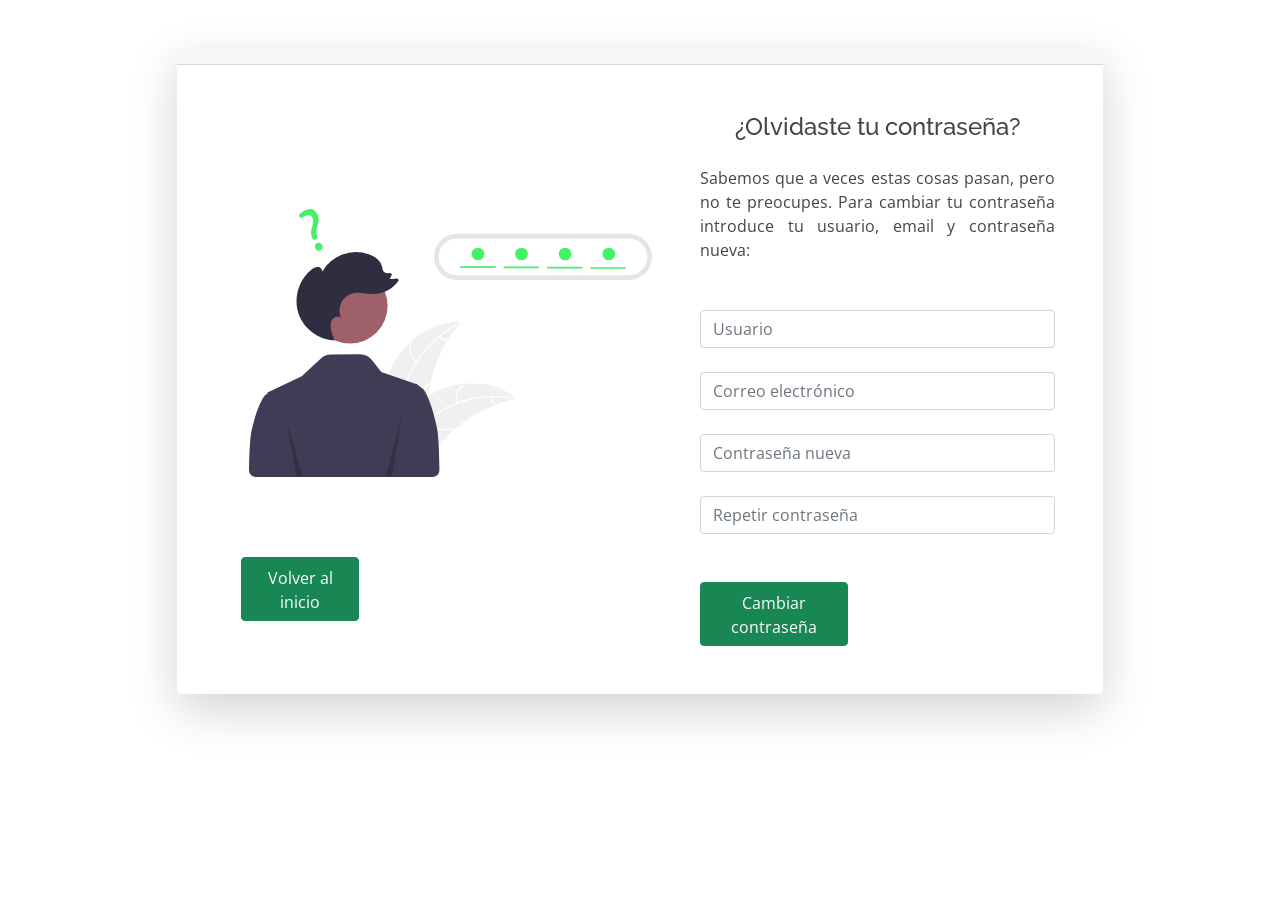
<file: pat/src/main/resources/static/forgot-password.html>
<!DOCTYPE html>
<html lang="en">

<head>

    <meta charset="utf-8">
    <meta http-equiv="X-UA-Compatible" content="IE=edge">
    <meta name="viewport" content="width=device-width, initial-scale=1, shrink-to-fit=no">
    <meta name="description" content="">
    <meta name="author" content="">

    <title>Spotify - Cambiar contraseña</title>
    
    <!-- Icons -->
    <link href="assets/img/spotify-icon.png" rel="shortcut icon" type="image/x-icon">

    <!-- Google Fonts -->
    <link href="https://fonts.googleapis.com/css?family=Open+Sans:300,300i,400,400i,600,600i,700,700i|Raleway:300,300i,400,400i,500,500i,600,600i,700,700i|Poppins:300,300i,400,400i,500,500i,600,600i,700,700i" rel="stylesheet">

    <!-- Vendor CSS Files -->
    <link href="assets/vendor/aos/aos.css" rel="stylesheet">
    <link href="assets/vendor/bootstrap/css/bootstrap.min.css" rel="stylesheet">
    <link href="assets/vendor/bootstrap-icons/bootstrap-icons.css" rel="stylesheet">
    <link href="assets/vendor/boxicons/css/boxicons.min.css" rel="stylesheet">
    <link href="assets/vendor/glightbox/css/glightbox.min.css" rel="stylesheet">
    <link href="assets/vendor/swiper/swiper-bundle.min.css" rel="stylesheet">

    <!-- Template Main CSS File -->
    <link href="assets/css/style.css" rel="stylesheet">

</head>

<body class="bg-gradient-secondary">

    <div class="container">

        <!-- Outer Row -->
        <div class="row justify-content-center">

            <div class="col-xl-10 col-lg-12 col-md-9">

                <div class="card o-hidden border-0 shadow-lg my-5">
                    <div class="card-header text-danger justify-content-center text-center" id="error_message"></div>
                    <div class="card-body p-0">
                        <!-- Nested Row within Card Body -->
                        <div class="row">
                            <div class="col mt-5">
                                <img class="img-fluid mx-5 px-5 px-sm-4  mt-5 pt-5 mb-2 align-self-auto" style="width: 30rem;" src="./assets/img/password.svg" alt="...">
                                <div class="col-4 mt-4 mx-5 px-3">
                                    <a href="index.html">
                                       <button type="button" class="btn btn-success mt-5 pt-2">
                                          Volver al inicio
                                       </button>
                                    </a>
                                </div>
                            </div>
                            <div class="col-lg-6">
                                <div class="p-5">
                                    <div class="text-center">
                                        <h1 class="h4 text-gray-900 mb-2">¿Olvidaste tu contraseña?</h1>
                                    </div>
                                    <div class="mt-4">
                                        <p style="text-align:justify;" class="mb-4">Sabemos que a veces estas cosas pasan, pero no te preocupes. Para cambiar tu contraseña introduce tu usuario, email y contraseña nueva:</p>
                                    </div>
                                    <form class="user">
                                        <div class="mb-3 mb-sm-0 mt-5">
                                            <input type="text" class="form-control form-control-user"
                                                id="repeatUser" placeholder="Usuario" required>
                                        </div>
                                        <div class="mb-3 mb-sm-0 mt-4">
                                            <input type="email" class="form-control form-control-user"
                                                id="repeatEmail" placeholder="Correo electrónico" required>
                                        </div>
                                        <div class="mb-3 mb-sm-0 mt-4">
                                            <input type="password" class="form-control form-control-user"
                                                id="Password" placeholder="Contraseña nueva" required>
                                        </div>
                                        <div class="mb-3 mb-sm-0 mt-4">
                                            <input type="password" class="form-control form-control-user"
                                                id="Password2" placeholder="Repetir contraseña" required>
                                        </div>
                                        <button type="button" class="btn btn-success col-5 mt-2 mt-5 pt-2" id="btnActualizar">
                                            Cambiar contraseña
                                        </button>
                                    </form>
                                </div>
                            </div>
                        </div>
                    </div>
                </div>

            </div>

        </div>

    </div>

     <!-- Vendor JS Files -->
     <script src="assets/vendor/purecounter/purecounter.js"></script>
     <script src="assets/vendor/aos/aos.js"></script>
     <script src="assets/vendor/bootstrap/js/bootstrap.bundle.min.js"></script>
     <script src="assets/vendor/glightbox/js/glightbox.min.js"></script>
     <script src="assets/vendor/isotope-layout/isotope.pkgd.min.js"></script>
     <script src="assets/vendor/swiper/swiper-bundle.min.js"></script>
     <script src="assets/vendor/waypoints/noframework.waypoints.js"></script>
     <script src="assets/vendor/php-email-form/validate.js"></script>
         
    <!-- Creadas por mi-->
    <script src="assets/js/password.js"></script>

</body>

</html>
</file>
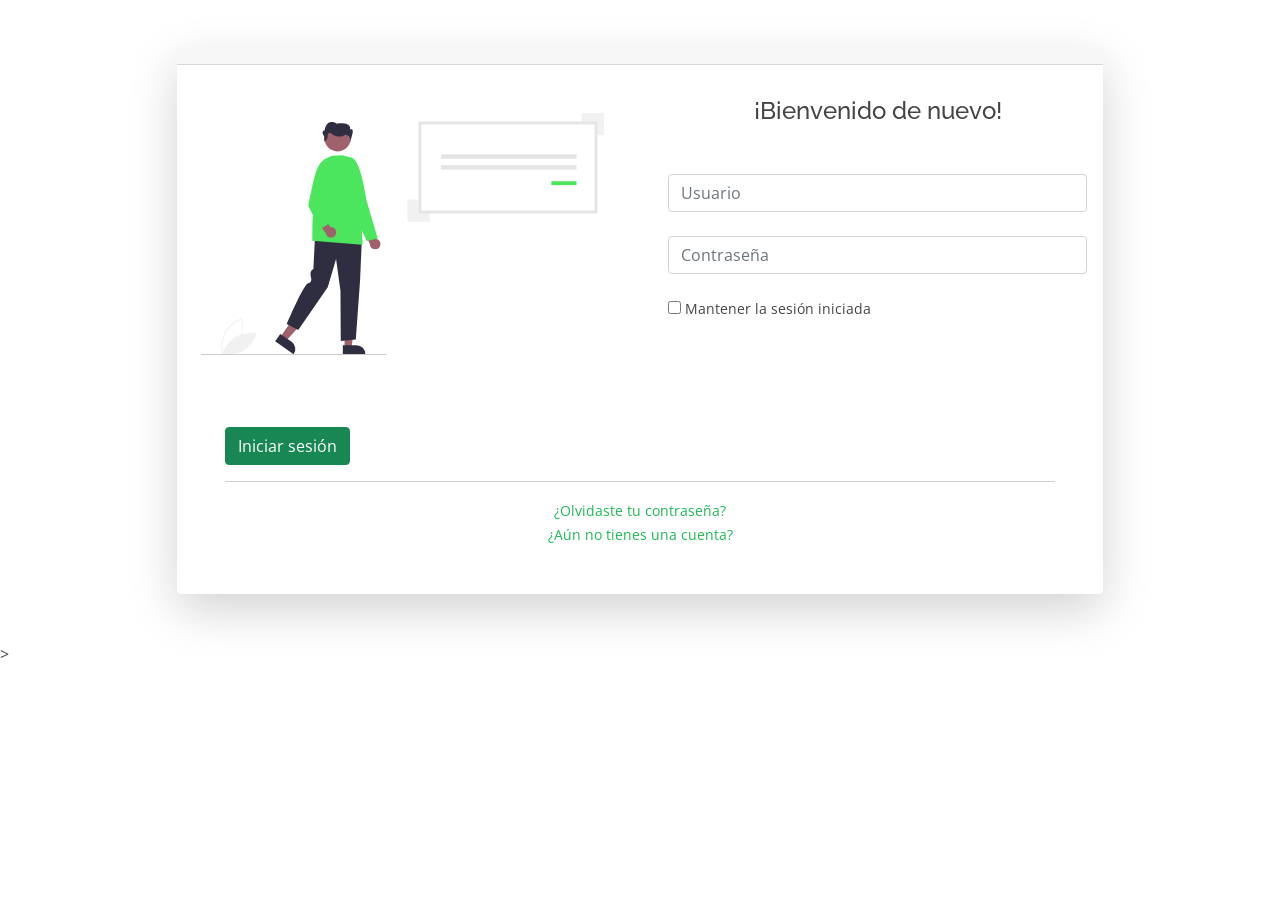
<file: pat/src/main/resources/static/login.html>
<!DOCTYPE html>
<html lang="en">

<head>

    <meta charset="utf-8">
    <meta http-equiv="X-UA-Compatible" content="IE=edge">
    <meta name="viewport" content="width=device-width, initial-scale=1, shrink-to-fit=no">
    <meta name="description" content="">
    <meta name="author" content="">

    <title>Spotify - Iniciar sesión</title>
    
    <!-- Icons -->
    <link href="assets/img/spotify-icon.png" rel="shortcut icon" type="image/x-icon">

    <!-- Google Fonts -->
    <link href="https://fonts.googleapis.com/css?family=Open+Sans:300,300i,400,400i,600,600i,700,700i|Raleway:300,300i,400,400i,500,500i,600,600i,700,700i|Poppins:300,300i,400,400i,500,500i,600,600i,700,700i" rel="stylesheet">

    <!-- Vendor CSS Files -->
    <link href="assets/vendor/aos/aos.css" rel="stylesheet">
    <link href="assets/vendor/bootstrap/css/bootstrap.min.css" rel="stylesheet">
    <link href="assets/vendor/bootstrap-icons/bootstrap-icons.css" rel="stylesheet">
    <link href="assets/vendor/boxicons/css/boxicons.min.css" rel="stylesheet">
    <link href="assets/vendor/glightbox/css/glightbox.min.css" rel="stylesheet">
    <link href="assets/vendor/swiper/swiper-bundle.min.css" rel="stylesheet">

    <!-- Template Main CSS File -->
    <link href="assets/css/style.css" rel="stylesheet">

</head>

<body class="bg-gradient-secondary">

    <div class="container">

        <!-- Outer Row -->
        <div class="row justify-content-center">

            <div class="col-xl-10 col-lg-12 col-md-9">
                
                <div class="card o-hidden border-0 shadow-lg my-5">
                    <div class="card-header text-danger justify-content-center text-center" id="error_message"></div>
                    <form th:action="@{/auth/login}" method="post">
                        <div class="card-body p-0">
                            <!-- Nested Row within Card Body -->
                            <div class="row">
                                <div class="col">
                                    <img class="img-fluid px-5 px-sm-4 mt-5 mb-4 align-self-auto" style="width: 30rem;" src="./assets/img/login.svg" alt="...">
                                </div>
                                <div class="col-lg-6">
                                    <div class="p-3">
                                        <div class="text-center mt-3">
                                            <h1 class="h4 text-gray-900 mb-4 mb-2">¡Bienvenido de nuevo!</h1>
                                        </div>
                                        <div>
                                            <div class="form-group mt-5">
                                                <input type="email" class="form-control form-control-user"
                                                    id="loginInEmail" placeholder="Usuario">
                                            </div>
                                            <div class="form-group mt-4">
                                                <input type="password" class="form-control form-control-user"
                                                    id="loginPassword" placeholder="Contraseña">
                                            </div>
                                            <div class="form-group mt-4">
                                                <div class="custom-control custom-checkbox small">
                                                    <input type="checkbox" class="custom-control-input" id="customCheck">
                                                    <label class="custom-control-label" for="customCheck">Mantener la sesión iniciada</label>
                                                </div>
                                            </div>
                                        </div>
                                    </div>
                                </div>
                            </div>
                            <div class="row p-5">
                                <div class="col-lg-12">
                                    <div class="align-self-right">
                                        <button type="button" class="btn btn-success btn-user" id="btnLogIn">
                                            Iniciar sesión
                                        </button>
                                        <hr>
                                        <div class="text-center">
                                            <a class="small" href="forgot-password.html">¿Olvidaste tu contraseña?</a>
                                        </div>
                                        <div class="text-center">
                                            <a class="small" href="register.html">¿Aún no tienes una cuenta?</a>
                                        </div>
                                    </div>
                                </div>
                            </div>
                        </div>
                    </frorm>
                </div>

            </div>

        </div>

    </div>

     <!-- Vendor JS Files -->
     <script src="assets/vendor/purecounter/purecounter.js"></script>
     <script src="assets/vendor/aos/aos.js"></script>
     <script src="assets/vendor/bootstrap/js/bootstrap.bundle.min.js"></script>
     <script src="assets/vendor/glightbox/js/glightbox.min.js"></script>
     <script src="assets/vendor/isotope-layout/isotope.pkgd.min.js"></script>
     <script src="assets/vendor/swiper/swiper-bundle.min.js"></script>
     <script src="assets/vendor/waypoints/noframework.waypoints.js"></script>
     <script src="assets/vendor/php-email-form/validate.js"></script>
         
         <!-- Creadas por mi-->
         <script src="assets/js/login.js"></script>>

</body>

</html>
</file>
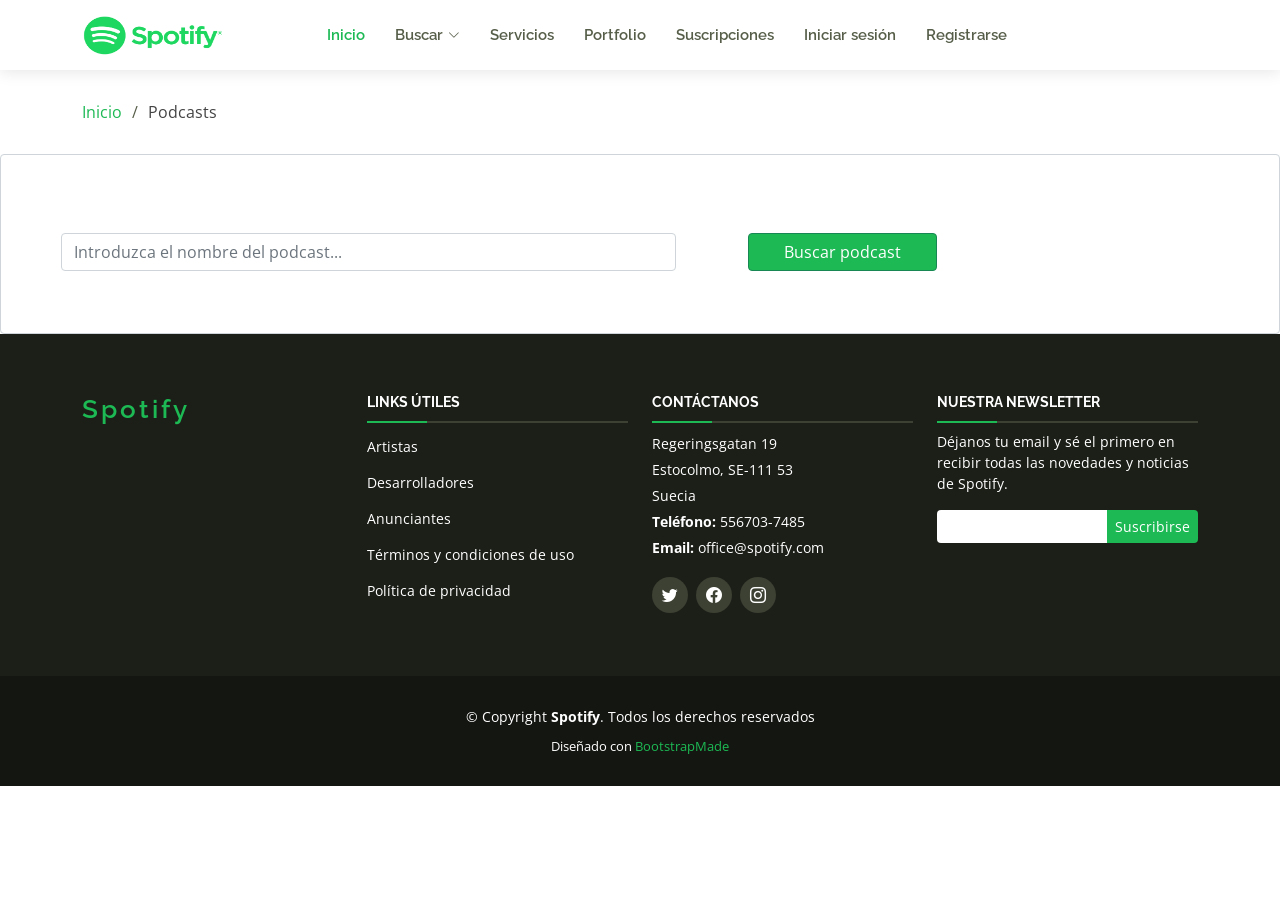
<file: pat/src/main/resources/static/podcasts.html>
<!DOCTYPE html>
<html lang="en">

<head>
  <meta charset="utf-8">
  <meta content="width=device-width, initial-scale=1.0" name="viewport">

  <title>Spotify - Buscar podcasts</title>
  <meta content="" name="description">
  <meta content="" name="keywords">

  <!-- Icons -->
  <link href="assets/img/spotify-icon.png" rel="shortcut icon" type="image/x-icon">
  
  <!-- Google Fonts -->
  <link href="https://fonts.googleapis.com/css?family=Open+Sans:300,300i,400,400i,600,600i,700,700i|Raleway:300,300i,400,400i,500,500i,600,600i,700,700i|Poppins:300,300i,400,400i,500,500i,600,600i,700,700i" rel="stylesheet">

  <!-- Vendor CSS Files -->
  <link href="assets/vendor/aos/aos.css" rel="stylesheet">
  <link href="assets/vendor/bootstrap/css/bootstrap.min.css" rel="stylesheet">
  <link href="assets/vendor/bootstrap-icons/bootstrap-icons.css" rel="stylesheet">
  <link href="assets/vendor/boxicons/css/boxicons.min.css" rel="stylesheet">
  <link href="assets/vendor/glightbox/css/glightbox.min.css" rel="stylesheet">
  <link href="assets/vendor/swiper/swiper-bundle.min.css" rel="stylesheet">

  <!-- Template Main CSS File -->
  <link rel="stylesheet" href="assets/css/style.css">
  <link rel="stylesheet" type="text/css" href="assets/css/index.css">
</head>

<body>

  <!-- ======= Header ======= -->
  <header id="header" class="fixed-top d-flex align-items-center">
    <div class="container d-flex align-items-center justify-content-between">

      <div class="logo">
        <a href="index.html"><img src="assets/img/spotify-banner.png" alt="" class="img-fluid"></a>
      </div>

      <nav id="navbar" class="navbar">
        <ul>
          <li><a class="active" href="index.html">Inicio</a></li>
          <li class="dropdown"><a href="#"><span>Buscar</span> <i class="bi bi-chevron-down"></i></a>
            <ul>
              <li><a href="canciones.html">Canciones</a></li>
              <li><a href="artistas.html">Artistas</a></li>
              <li><a href="albumes.html">Álbumes</a></li>
              <li><a href="podcasts.html">Podcasts</a></li>
            </ul>
          </li>
          <li><a href="services.html">Servicios</a></li>
          <li><a href="portfolio.html">Portfolio</a></li>
          <li><a href="pricing.html">Suscripciones</a></li>
          <li id="login"><a href="login.html">Iniciar sesión</a></li>            
          <li id="register"><a href="register.html">Registrarse</a></li>
          <li id="perfil"><a href="profile.html">Perfil</a></li>
          <li id="logout" onclick="cerrarSesion()"><a href="">Cerrar sesión</a></li>
        </ul>
        <i class="bi bi-list mobile-nav-toggle"></i>
          <script>
            if(sessionStorage.getItem("userId")=="" || sessionStorage.getItem("userId")==null){
              document.getElementById("login").style.visibility = "visible";
              document.getElementById("register").style.visibility = "visible";
              document.getElementById("logout").style.visibility = "hidden";
              document.getElementById("perfil").style.visibility = "hidden";
              
            }else{
              document.getElementById("logout").style.visibility = "visible";
              document.getElementById("register").style.visibility = "hidden";
              document.getElementById("login").style.visibility = "hidden";
              document.getElementById("perfil").style.visibility = "visible";
            }
            function cerrarSesion() {
              sessionStorage.removeItem("userId");
            }
          </script>
      </nav><!-- .navbar -->
    </div>
  </header><!-- End Header -->

  <main id="main">   

    <!-- ======= Breadcrumbs ======= -->
    <section id="breadcrumbs" class="breadcrumbs">
      <div class="container">
        <ol>
          <li><a href="index.html">Inicio</a></li>
          <li>Podcasts</li>
        </ol>
      </div>
    </section><!-- End Breadcrumbs -->

    <!-- ======= Features Section ======= -->
    <div class="form-control" id="prueba" style="display: none;">
      <form class="row" action="">
          <input type="hidden" id='hidden_token'>
          <div class="col-6 form-group  px-1">
              <label for="Genre" class="form-label col-sm-2">Genre:</label>
              <select name="" id="select_genre" class="form-control form-control col-6">
                  <option>Select...</option>                    
              </select>
          </div>
          <div class="col-6 form-group  px-1">
              <label for="Genre" class="form-label col-sm-6">Playlists:</label>
              <select name="" id="select_playlist" class="form-control form-control col-6">
                  <option>Select...</option>                    
              </select>
          </div>                  
          <div class="col-12 p-3 form-group align-content-center justify-content-center">
              <button type="submit" id="btn_submit" class="btn btn-success col-sm-12">Search</button>
          </div>     
      </form> 
      <div class="row">
          <div class="col-sm-12 px-0">
              <div class="list-group song-list">
                  
              </div>                                             
          </div>
              <div class="offset-md-1 col-sm-4" id="song-detail">                
          </div>
      </div>   
    </div> 
    <!-- ======= Features Section ======= -->
    <div class="form-control">
      <div class="row pb-2 py-4 my-5" id="podcast">
          <div class="col-sm-6 mb-6 mb-sm-0 mx-5">
              <input type="text" class="form-control form-control-user" id="podcastId"
                  placeholder="Introduzca el nombre del podcast..." required>
          </div>
          <div class="col-sm-2">
            <button type="submit" id="btn_podcast" class="btn btn-success col-sm-12">Buscar podcast</button>
          </div>
      </div>
    </div>  
    <div class="offset-md-1" id="podcast-detail"></div> 
  </main><!-- End #main -->

  <!-- ======= Footer ======= -->
  <footer id="footer">
    <div class="footer-top">
      <div class="container">
        <div class="row">
          <div class="col-lg-3 col-md-6 footer-info">
            <h3>Spotify</h3>
          </div>
          
          <div class="col-lg-3 col-md-6 footer-links">
            <h4>Links útiles</h4>
            <ul>
              <li><a href="https://artists.spotify.com/es">Artistas</a></li>
              <li><a href="https://developer.spotify.com/">Desarrolladores</a></li>
              <li><a href="https://ads.spotify.com/es-ES/">Anunciantes</a></li>
              <li><a href="https://www.spotify.com/es/legal/end-user-agreement/">Términos y condiciones de uso</a></li>
              <li><a href="https://www.spotify.com/es/legal/privacy-policy/">Política de privacidad</a></li>
            </ul>
          </div>

          <div class="col-lg-3 col-md-6 footer-contact">
            <h4>Contáctanos</h4>
            <p>
              Regeringsgatan 19 <br>
              Estocolmo, SE-111 53<br>
              Suecia <br>
              <strong>Teléfono:</strong> 556703-7485<br>
              <strong>Email:</strong> office@spotify.com<br>
            </p>

            <div class="social-links">
              <a href="https://twitter.com/spotify" class="twitter"><i class="bi bi-twitter"></i></a>
              <a href="https://www.facebook.com/Spotify" class="facebook"><i class="bi bi-facebook"></i></a>
              <a href="https://www.instagram.com/spotify/" class="instagram"><i class="bi bi-instagram"></i></a>
            </div>

          </div>

          <div class="col-lg-3 col-md-6 footer-newsletter">
            <h4>Nuestra Newsletter</h4>
            <p>Déjanos tu email y sé el primero en recibir todas las novedades y noticias de Spotify.</p>
            <form action="" method="post">
              <input type="email" name="email"><input type="submit" value="Suscribirse">
            </form>
          </div>

        </div>
      </div>
    </div>

    <div class="container">
      <div class="copyright">
        &copy; Copyright <strong><span>Spotify</span></strong>. Todos los derechos reservados
      </div>
      <div class="credits">
        Diseñado con <a href="https://bootstrapmade.com/">BootstrapMade</a>
      </div>
    </div>
  </footer><!-- End Footer -->

  <a href="#" class="back-to-top d-flex align-items-center justify-content-center"><i class="bi bi-arrow-up-short"></i></a>

  <!-- Vendor JS Files -->
  <script src="assets/vendor/purecounter/purecounter.js"></script>
  <script src="assets/vendor/aos/aos.js"></script>
  <script src="assets/vendor/bootstrap/js/bootstrap.bundle.min.js"></script>
  <script src="assets/vendor/glightbox/js/glightbox.min.js"></script>
  <script src="assets/vendor/isotope-layout/isotope.pkgd.min.js"></script>
  <script src="assets/vendor/swiper/swiper-bundle.min.js"></script>
  <script src="assets/vendor/waypoints/noframework.waypoints.js"></script>
  <script src="assets/vendor/php-email-form/validate.js"></script>
  <script src="assets/js/podcasts.js" type="text/javascript"></script>
  <!-- Template Main JS File -->
  <script src="assets/js/main.js"></script>

</body>

</html>
</file>
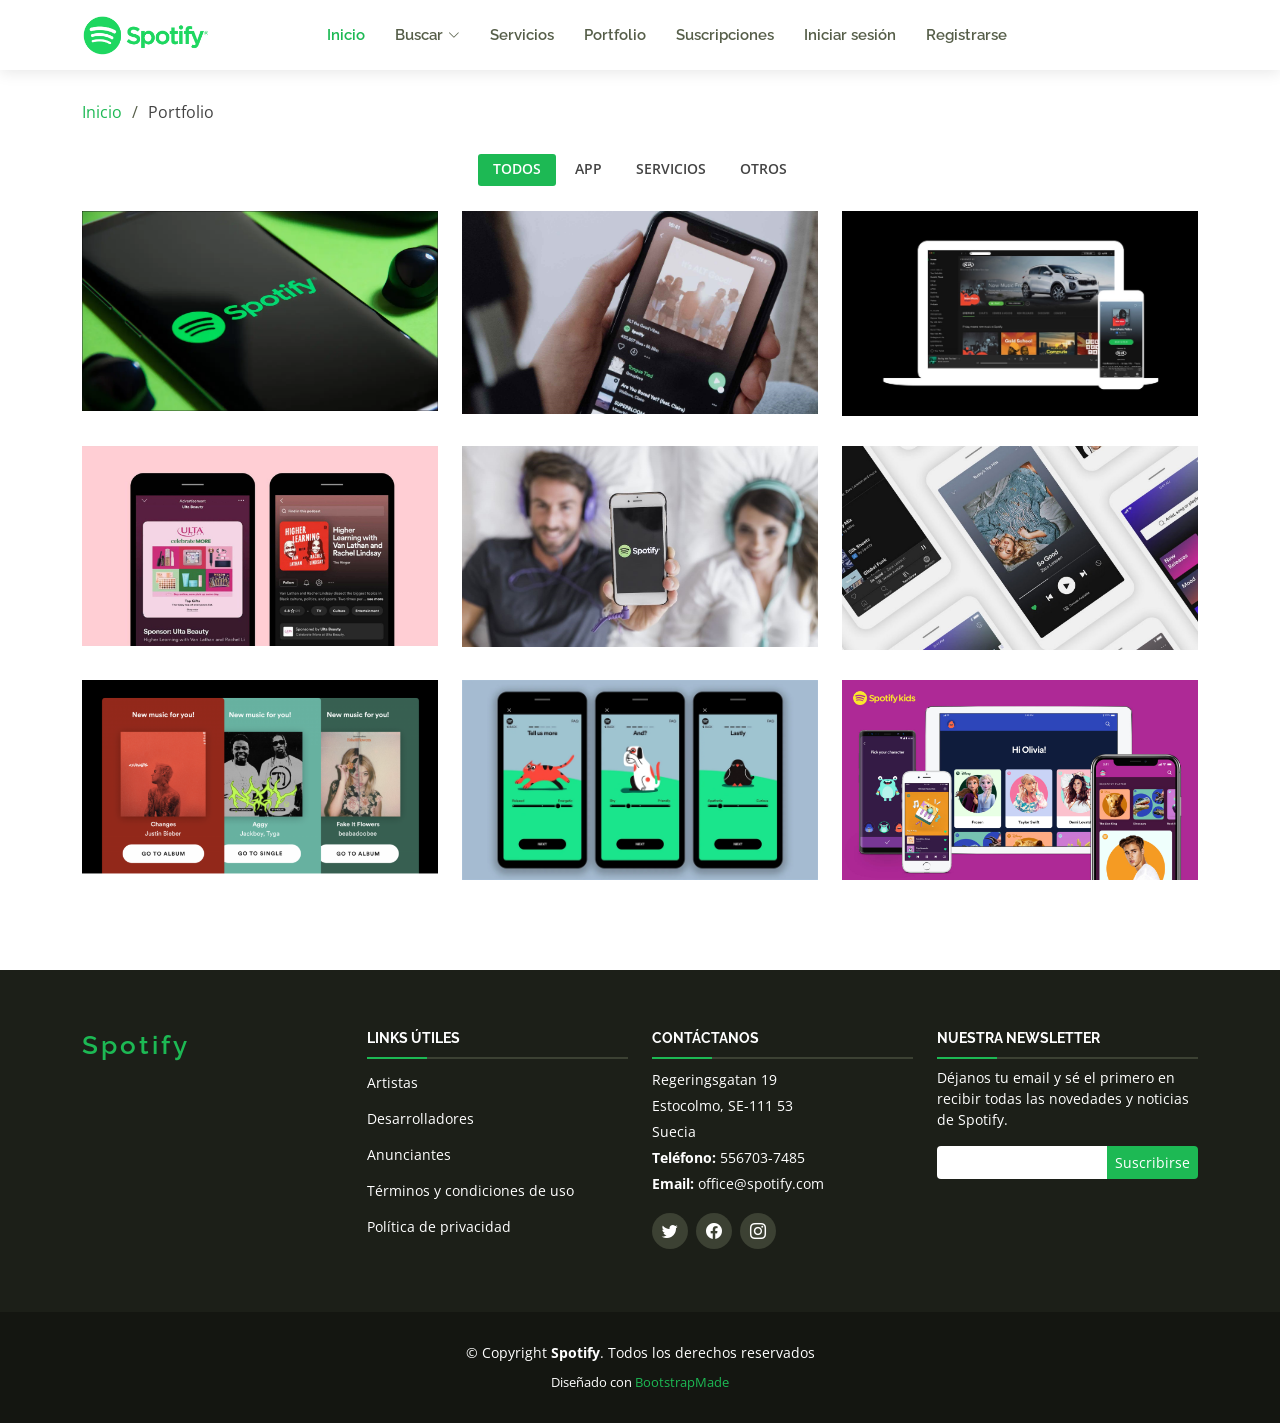
<file: pat/src/main/resources/static/portfolio.html>
<!DOCTYPE html>
<html lang="en">

<head>
  <meta charset="utf-8">
  <meta content="width=device-width, initial-scale=1.0" name="viewport">

  <title>Spotify - Portfolio</title>
  <meta content="" name="description">
  <meta content="" name="keywords">

  <!-- Icon -->
  <link href="assets/img/spotify-icon.png" rel="shortcut icon" type="image/x-icon">

  <!-- Google Fonts -->
  <link href="https://fonts.googleapis.com/css?family=Open+Sans:300,300i,400,400i,600,600i,700,700i|Raleway:300,300i,400,400i,500,500i,600,600i,700,700i|Poppins:300,300i,400,400i,500,500i,600,600i,700,700i" rel="stylesheet">

  <!-- Vendor CSS Files -->
  <link href="assets/vendor/aos/aos.css" rel="stylesheet">
  <link href="assets/vendor/bootstrap/css/bootstrap.min.css" rel="stylesheet">
  <link href="assets/vendor/bootstrap-icons/bootstrap-icons.css" rel="stylesheet">
  <link href="assets/vendor/boxicons/css/boxicons.min.css" rel="stylesheet">
  <link href="assets/vendor/glightbox/css/glightbox.min.css" rel="stylesheet">
  <link href="assets/vendor/swiper/swiper-bundle.min.css" rel="stylesheet">

  <!-- Template Main CSS File -->
  <link href="assets/css/style.css" rel="stylesheet">
</head>

<body>

  <!-- ======= Header ======= -->
  <header id="header" class="fixed-top d-flex align-items-center">
    <div class="container d-flex align-items-center justify-content-between">

      <div class="logo">
        <a href="index.html"><img src="assets/img/spotify-banner.png" alt="" class="img-fluid"></a>
      </div>

      <nav id="navbar" class="navbar">
        <ul>
          <li><a class="active" href="index.html">Inicio</a></li>
          <li class="dropdown"><a href="#"><span>Buscar</span> <i class="bi bi-chevron-down"></i></a>
            <ul>
              <li><a href="canciones.html">Canciones</a></li>
              <li><a href="artistas.html">Artistas</a></li>
              <li><a href="albumes.html">Álbumes</a></li>
              <li><a href="podcasts.html">Podcasts</a></li>
            </ul>
          </li>
          <li><a href="services.html">Servicios</a></li>
          <li><a href="portfolio.html">Portfolio</a></li>
          <li><a href="pricing.html">Suscripciones</a></li>
          <li id="login"><a href="login.html">Iniciar sesión</a></li>            
          <li id="register"><a href="register.html">Registrarse</a></li>
          <li id="perfil"><a href="profile.html">Perfil</a></li>
          <li id="logout" onclick="cerrarSesion()"><a href="">Cerrar sesión</a></li>
        </ul>
        <i class="bi bi-list mobile-nav-toggle"></i>
          <script>
            if(sessionStorage.getItem("userId")=="" || sessionStorage.getItem("userId")==null){
              document.getElementById("login").style.visibility = "visible";
              document.getElementById("register").style.visibility = "visible";
              document.getElementById("logout").style.visibility = "hidden";
              document.getElementById("perfil").style.visibility = "hidden";
              
            }else{
              document.getElementById("logout").style.visibility = "visible";
              document.getElementById("register").style.visibility = "hidden";
              document.getElementById("login").style.visibility = "hidden";
              document.getElementById("perfil").style.visibility = "visible";
            }
            function cerrarSesion() {
              sessionStorage.removeItem("userId");
            }
          </script>
      </nav><!-- .navbar -->

    </div>
  </header><!-- End Header -->

  <main id="main">

    <!-- ======= Breadcrumbs ======= -->
    <section id="breadcrumbs" class="breadcrumbs">
      <div class="container">
        <ol>
          <li><a href="index.html">Inicio</a></li>
          <li>Portfolio</li>
        </ol>
      </div>
    </section><!-- End Breadcrumbs -->

    <!-- ======= Portfolio Section ======= -->
    <section id="portfolio" class="portfolio">
      <div class="container">

        <div class="row">
          <div class="col-lg-12 d-flex justify-content-center" data-aos="fade-up">
            <ul id="portfolio-flters">
              <li data-filter="*" class="filter-active">Todos</li>
              <li data-filter=".filter-app">App</li>
              <li data-filter=".filter-servicios">Servicios</li>
              <li data-filter=".filter-otros">Otros</li>
            </ul>
          </div>
        </div>

        <div class="row portfolio-container" data-aos="fade-up">

          <div class="col-lg-4 col-md-6 portfolio-item filter-app">
            <div class="portfolio-wrap">
              <img src="assets/img/spotify-phone.webp" class="img-fluid"  alt="">
              <div class="portfolio-info">
                <h4>Aplicación</h4>
                <p>Escucha música dónde y cuándo quieras con la app de Spotify</p>
                <div class="portfolio-links">
                  <a href="assets/img/spotify-phone.webp" data-gallery="portfolioGallery" class="portfolio-lightbox" title="Aplicación"><i class="bx bx-plus"></i></a>
                </div>
              </div>
            </div>
          </div>

          <div class="col-lg-4 col-md-6 portfolio-item filter-servicios">
            <div class="portfolio-wrap">
              <img src="assets/img/spotify-ad.jpg" class="img-fluid" alt="">
              <div class="portfolio-info">
                <h4>Playlists</h4>
                <p>Encuentra las mejores playlists y ponle banda sonora a tu vida</p>
                <div class="portfolio-links">
                  <a href="assets/img/spotify-ad.jpg" data-gallery="portfolioGallery" class="portfolio-lightbox" title="Playlists"><i class="bx bx-plus"></i></a>
                </div>
              </div>
            </div>
          </div>

          <div class="col-lg-4 col-md-6 portfolio-item filter-app">
            <div class="portfolio-wrap">
              <img src="assets/img/spotify-devices.jpg" class="img-fluid" alt="">
              <div class="portfolio-info">
                <h4>Dispositivos</h4>
                <p>Spotify te permite iniciar sesión en varios dispositivos</p>
                <div class="portfolio-links">
                  <a href="assets/img/spotify-devices.jpg" data-gallery="portfolioGallery" class="portfolio-lightbox" title="Dispositivos"><i class="bx bx-plus"></i></a>
                </div>
              </div>
            </div>
          </div>

          <div class="col-lg-4 col-md-6 portfolio-item filter-servicios">
            <div class="portfolio-wrap">
              <img src="assets/img/spotify-podcast.jpg" class="img-fluid" alt="">
              <div class="portfolio-info">
                <h4>Podcasts</h4>
                <p>Ofrecemos una amplia selección de podcasts con diversas temáticas</p>
                <div class="portfolio-links">
                  <a href="assets/img/spotify-podcast.jpg" data-gallery="portfolioGallery" class="portfolio-lightbox" title="Podcasts"><i class="bx bx-plus"></i></a>
                </div>
              </div>
            </div>
          </div>

          <div class="col-lg-4 col-md-6 portfolio-item filter-otros">
            <div class="portfolio-wrap">
              <img src="assets/img/spotify-friends.jpg" class="img-fluid" alt="">
              <div class="portfolio-info">
                <h4>Amigos</h4>
                <p>Sigue a tus amigos para descubrir su música favorita</p>
                <div class="portfolio-links">
                  <a href="assets/img/spotify-friends.jpg" data-gallery="portfolioGallery" class="portfolio-lightbox" title="Amigos"><i class="bx bx-plus"></i></a>
                </div>
              </div>
            </div>
          </div>

          <div class="col-lg-4 col-md-6 portfolio-item filter-servicios">
            <div class="portfolio-wrap">
              <img src="assets/img/spotify-artists.jpg" class="img-fluid" alt="">
              <div class="portfolio-info">
                <h4>Artistas</h4>
                <p>Entérate de las novedades de tus artistas favoritos</p>
                <div class="portfolio-links">
                  <a href="assets/img/spotify-artists.jpg" data-gallery="portfolioGallery" class="portfolio-lightbox" title="Artistas"><i class="bx bx-plus"></i></a>
                </div>
              </div>
            </div>
          </div>

          <div class="col-lg-4 col-md-6 portfolio-item filter-servicios">
            <div class="portfolio-wrap">
              <img src="assets/img/spotify-albums.png" class="img-fluid" alt="">
              <div class="portfolio-info">
                <h4>Álbumes</h4>
                <p>Disfruta de la música y escuha los mejores álbumes</p>
                <div class="portfolio-links">
                  <a href="assets/img/spotify-albums.png" data-gallery="portfolioGallery" class="portfolio-lightbox" title="Álbumes"><i class="bx bx-plus"></i></a>
                </div>
              </div>
            </div>
          </div>

          <div class="col-lg-4 col-md-6 portfolio-item filter-otros">
            <div class="portfolio-wrap">
              <img src="assets/img/spotify-pets.webp" class="img-fluid" alt="">
              <div class="portfolio-info">
                <h4>Mascotas</h4>
                <p>Ofrecemos música para las mascotas</p>
                <div class="portfolio-links">
                  <a href="assets/img/spotify-pets.webp" data-gallery="portfolioGallery" class="portfolio-lightbox" title="Mascotas"><i class="bx bx-plus"></i></a>
                </div>
              </div>
            </div>
          </div>

          <div class="col-lg-4 col-md-6 portfolio-item filter-app">
            <div class="portfolio-wrap">
              <img src="assets/img/spotify-kids.jpg" class="img-fluid" alt="">
              <div class="portfolio-info">
                <h4>Spotify Kids</h4>
                <p>Estamos trabajando en el desarrollo de una app para los más pequeños</p>
                <div class="portfolio-links">
                  <a href="assets/img/spotify-kids.jpg" data-gallery="portfolioGallery" class="portfolio-lightbox" title="Spotify Kids"><i class="bx bx-plus"></i></a>
                </div>
              </div>
            </div>
          </div>

        </div>
      </div>
    </section><!-- End Portfolio Section -->
  </main><!-- End #main -->

  <!-- ======= Footer ======= -->
  <footer id="footer">
    <div class="footer-top">
      <div class="container">
        <div class="row">
          <div class="col-lg-3 col-md-6 footer-info">
            <h3>Spotify</h3>
          </div>
          
          <div class="col-lg-3 col-md-6 footer-links">
            <h4>Links útiles</h4>
            <ul>
              <li><a href="https://artists.spotify.com/es">Artistas</a></li>
              <li><a href="https://developer.spotify.com/">Desarrolladores</a></li>
              <li><a href="https://ads.spotify.com/es-ES/">Anunciantes</a></li>
              <li><a href="https://www.spotify.com/es/legal/end-user-agreement/">Términos y condiciones de uso</a></li>
              <li><a href="https://www.spotify.com/es/legal/privacy-policy/">Política de privacidad</a></li>
            </ul>
          </div>

          <div class="col-lg-3 col-md-6 footer-contact">
            <h4>Contáctanos</h4>
            <p>
              Regeringsgatan 19 <br>
              Estocolmo, SE-111 53<br>
              Suecia <br>
              <strong>Teléfono:</strong> 556703-7485<br>
              <strong>Email:</strong> office@spotify.com<br>
            </p>

            <div class="social-links">
              <a href="https://twitter.com/spotify" class="twitter"><i class="bi bi-twitter"></i></a>
              <a href="https://www.facebook.com/Spotify" class="facebook"><i class="bi bi-facebook"></i></a>
              <a href="https://www.instagram.com/spotify/" class="instagram"><i class="bi bi-instagram"></i></a>
            </div>

          </div>

          <div class="col-lg-3 col-md-6 footer-newsletter">
            <h4>Nuestra Newsletter</h4>
            <p>Déjanos tu email y sé el primero en recibir todas las novedades y noticias de Spotify.</p>
            <form action="" method="post">
              <input type="email" name="email"><input type="submit" value="Suscribirse">
            </form>
          </div>

        </div>
      </div>
    </div>

    <div class="container">
      <div class="copyright">
        &copy; Copyright <strong><span>Spotify</span></strong>. Todos los derechos reservados
      </div>
      <div class="credits">
        Diseñado con <a href="https://bootstrapmade.com/">BootstrapMade</a>
      </div>
    </div>
  </footer><!-- End Footer -->

  <a href="#" class="back-to-top d-flex align-items-center justify-content-center"><i class="bi bi-arrow-up-short"></i></a>

  <!-- Vendor JS Files -->
  <script src="assets/vendor/purecounter/purecounter.js"></script>
  <script src="assets/vendor/aos/aos.js"></script>
  <script src="assets/vendor/bootstrap/js/bootstrap.bundle.min.js"></script>
  <script src="assets/vendor/glightbox/js/glightbox.min.js"></script>
  <script src="assets/vendor/isotope-layout/isotope.pkgd.min.js"></script>
  <script src="assets/vendor/swiper/swiper-bundle.min.js"></script>
  <script src="assets/vendor/waypoints/noframework.waypoints.js"></script>
  <script src="assets/vendor/php-email-form/validate.js"></script>

  <!-- Template Main JS File -->
  <script src="assets/js/main.js"></script>

</body>

</html>
</file>
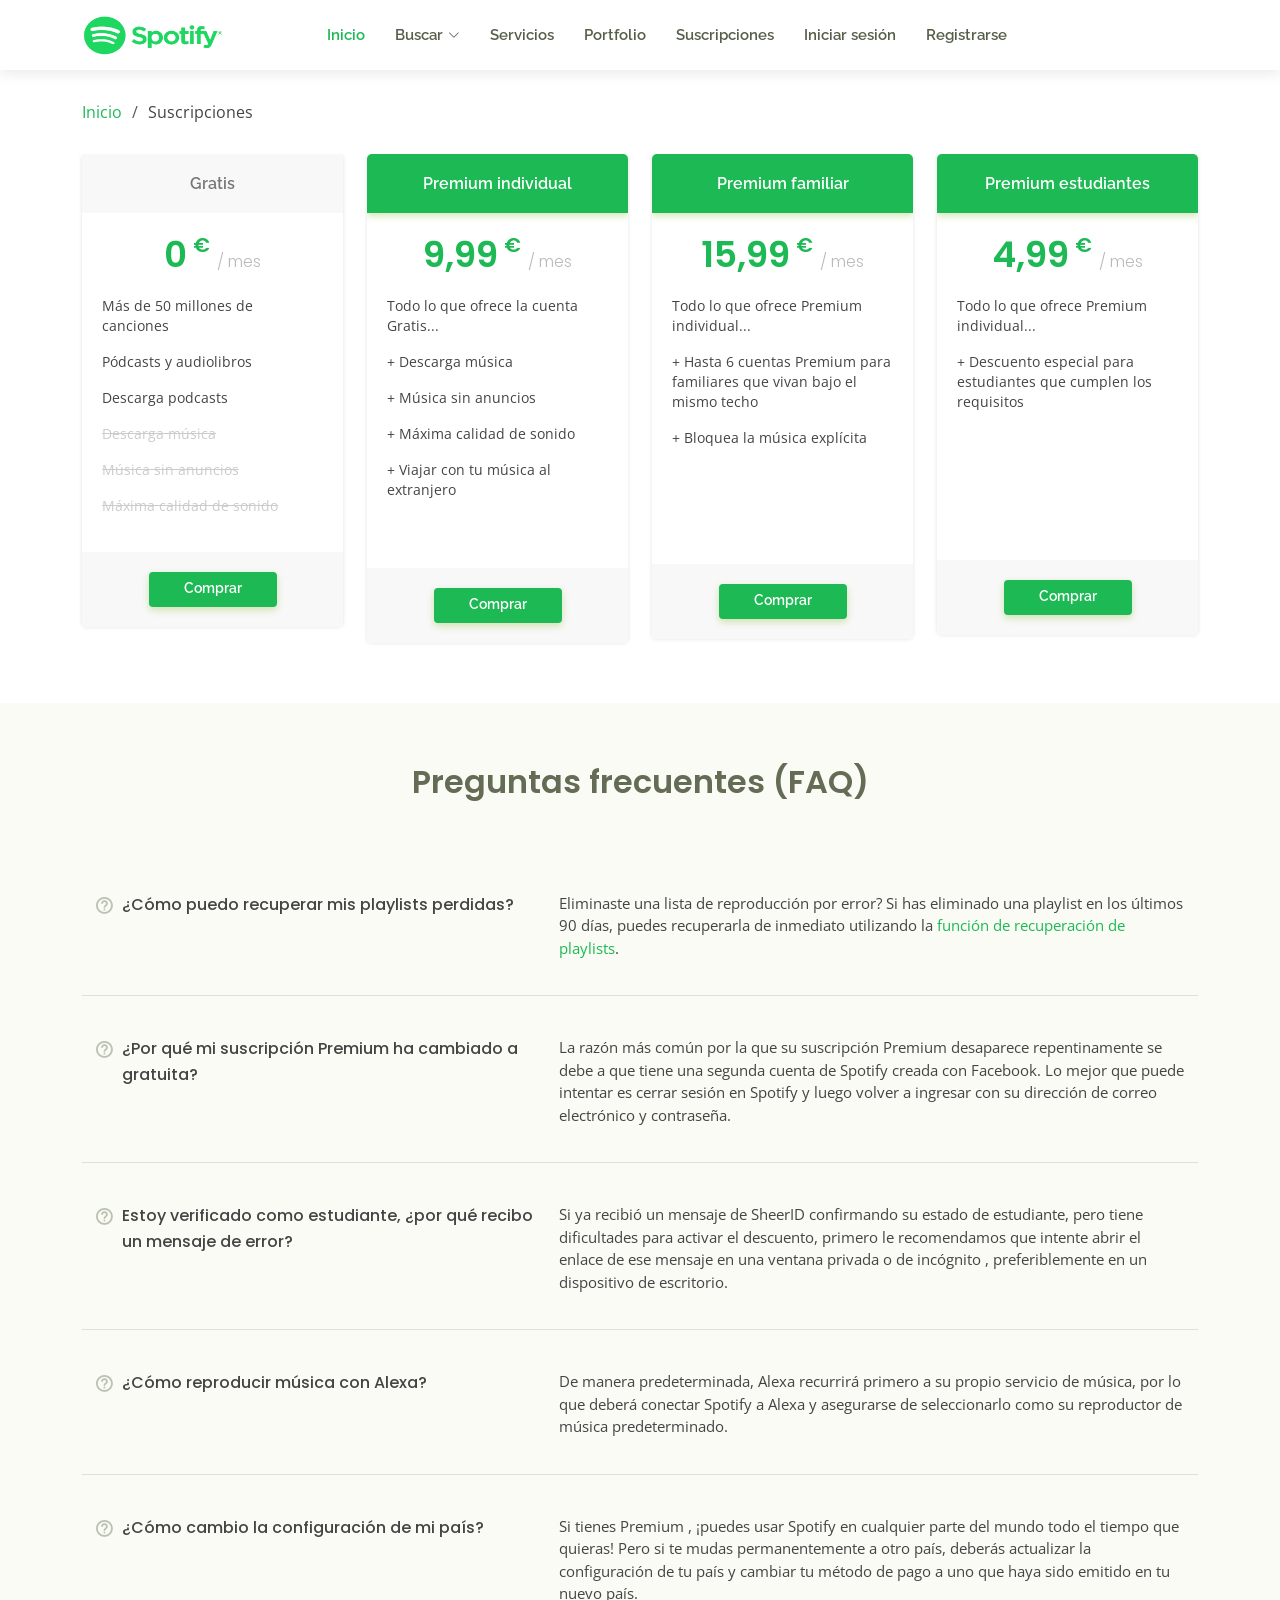
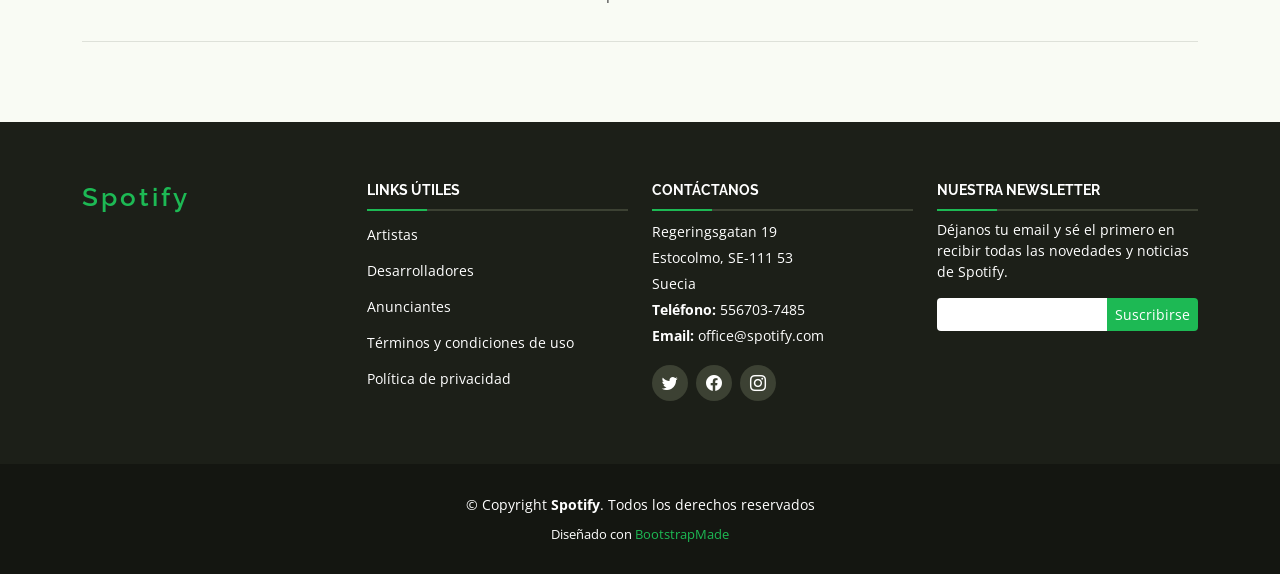
<file: pat/src/main/resources/static/pricing.html>
<!DOCTYPE html>
<html lang="en">

<head>
  <meta charset="utf-8">
  <meta content="width=device-width, initial-scale=1.0" name="viewport">

  <title>Pricing - Serenity Bootstrap Template</title>
  <meta content="" name="description">
  <meta content="" name="keywords">

  <!-- Icons -->
  <link href="assets/img/spotify-icon.png" rel="shortcut icon" type="image/x-icon">

  <!-- Google Fonts -->
  <link href="https://fonts.googleapis.com/css?family=Open+Sans:300,300i,400,400i,600,600i,700,700i|Raleway:300,300i,400,400i,500,500i,600,600i,700,700i|Poppins:300,300i,400,400i,500,500i,600,600i,700,700i" rel="stylesheet">

  <!-- Vendor CSS Files -->
  <link href="assets/vendor/aos/aos.css" rel="stylesheet">
  <link href="assets/vendor/bootstrap/css/bootstrap.min.css" rel="stylesheet">
  <link href="assets/vendor/bootstrap-icons/bootstrap-icons.css" rel="stylesheet">
  <link href="assets/vendor/boxicons/css/boxicons.min.css" rel="stylesheet">
  <link href="assets/vendor/glightbox/css/glightbox.min.css" rel="stylesheet">
  <link href="assets/vendor/swiper/swiper-bundle.min.css" rel="stylesheet">

  <!-- Template Main CSS File -->
  <link href="assets/css/style.css" rel="stylesheet">
  <link rel="stylesheet" type="text/css" href="assets/css/index.css">
</head>

<body>

  <!-- ======= Header ======= -->
  <header id="header" class="fixed-top d-flex align-items-center">
    <div class="container d-flex align-items-center justify-content-between">

      <div class="logo">
        <a href="index.html"><img src="assets/img/spotify-banner.png" alt="" class="img-fluid"></a>
      </div>

      <nav id="navbar" class="navbar">
        <ul>
          <li><a class="active" href="index.html">Inicio</a></li>
          <li class="dropdown"><a href="#"><span>Buscar</span> <i class="bi bi-chevron-down"></i></a>
            <ul>
              <li><a href="canciones.html">Canciones</a></li>
              <li><a href="artistas.html">Artistas</a></li>
              <li><a href="albumes.html">Álbumes</a></li>
              <li><a href="podcasts.html">Podcasts</a></li>
            </ul>
          </li>
          <li><a href="services.html">Servicios</a></li>
          <li><a href="portfolio.html">Portfolio</a></li>
          <li><a href="pricing.html">Suscripciones</a></li>
          <li id="login"><a href="login.html">Iniciar sesión</a></li>            
          <li id="register"><a href="register.html">Registrarse</a></li>
          <li id="perfil"><a href="profile.html">Perfil</a></li>
          <li id="logout" onclick="cerrarSesion()"><a href="">Cerrar sesión</a></li>
        </ul>
        <i class="bi bi-list mobile-nav-toggle"></i>
          <script>
            if(sessionStorage.getItem("userId")=="" || sessionStorage.getItem("userId")==null){
              document.getElementById("login").style.visibility = "visible";
              document.getElementById("register").style.visibility = "visible";
              document.getElementById("logout").style.visibility = "hidden";
              document.getElementById("perfil").style.visibility = "hidden";
              
            }else{
              document.getElementById("logout").style.visibility = "visible";
              document.getElementById("register").style.visibility = "hidden";
              document.getElementById("login").style.visibility = "hidden";
              document.getElementById("perfil").style.visibility = "visible";
            }
            function cerrarSesion() {
              sessionStorage.removeItem("userId");
            }
          </script>
      </nav><!-- .navbar -->

    </div>
  </header><!-- End Header -->

  <main id="main">

    <!-- ======= Breadcrumbs ======= -->
    <section id="breadcrumbs" class="breadcrumbs">
      <div class="container">
        <ol>
          <li><a href="index.html">Inicio</a></li>
          <li>Suscripciones</li>
        </ol>
      </div>
    </section><!-- End Breadcrumbs -->

    <!-- ======= Pricing Section ======= -->
    <section id="pricing" class="pricing">
      <div class="container">

        <div class="row">

          <div class="col-lg-3 col-md-6">
            <div class="box" data-aos="fade-up">
              <h3>Gratis</h3>
              <h4>0 <sup>€</sup><span> / mes</span></h4>
              <ul style="text-align: left;">
                <li>Más de 50 millones de canciones</li>
                <li>Pódcasts y audiolibros</li>
                <li>Descarga podcasts</li>
                <li class="na">Descarga música</li>
                <li class="na">Música sin anuncios</li>
                <li class="na">Máxima calidad de sonido</li>
              </ul>
              <div class="btn-wrap">
                <a href="register.html" class="btn-buy">Comprar</a>
              </div>
            </div>
          </div>

          <div class="col-lg-3 col-md-6 mt-4 mt-md-0">
            <div class="box featured" data-aos="fade-up" data-aos-delay="100">
              <h3>Premium individual</h3>
              <h4>9,99 <sup>€</sup><span> / mes</span></h4>
              <ul style="text-align: left;">
                <li>Todo lo que ofrece la cuenta Gratis...</li>
                <li>+ Descarga música</li>
                <li>+ Música sin anuncios</li>
                <li>+ Máxima calidad de sonido</li>
                <li>+ Viajar con tu música al extranjero</li>
                <li></li>
                <li></li>
              </ul>
              <div class="btn-wrap">
                <a href="register.html" class="btn-buy">Comprar</a>
              </div>
            </div>
          </div>

          <div class="col-lg-3 col-md-6 mt-4 mt-md-0">
            <div class="box featured" data-aos="fade-up" data-aos-delay="100">
              <h3>Premium familiar</h3>
              <h4>15,99 <sup>€</sup><span> / mes</span></h4>
              <ul style="text-align: left;">
                <li>Todo lo que ofrece Premium individual...</li>
                <li>+ Hasta 6 cuentas Premium para familiares que vivan bajo el mismo techo</li>
                <li>+ Bloquea la música explícita</li>
                <li></li>
                <li></li>
                <li></li>
                <li></li>
                <li></li>
              </ul>
              <div class="btn-wrap">
                <a href="register.html" class="btn-buy">Comprar</a>
              </div>
            </div>
          </div>

          <div class="col-lg-3 col-md-6 mt-4 mt-md-0">
            <div class="box featured" data-aos="fade-up" data-aos-delay="100">
              <h3>Premium estudiantes</h3>
              <h4>4,99 <sup>€</sup><span> / mes</span></h4>
              <ul style="text-align: left;">
                <li>Todo lo que ofrece Premium individual...</li>
                <li>+ Descuento especial para estudiantes que cumplen los requisitos</li>
                <li></li>
                <li></li>
                <li></li>
                <li></li>
                <li></li>
                <li></li>
                <li></li>
              </ul>
              <div class="btn-wrap">
                <a href="register.html" class="btn-buy">Comprar</a>
              </div>
            </div>
          </div>

        </div>

      </div>
    </section><!-- End Pricing Section -->

    <!-- ======= Frequently Asked Questions Section ======= -->
    <section id="faq" class="faq section-bg">
      <div class="container">

        <div class="section-title" data-aos="fade-up">
          <h2>Preguntas frecuentes (FAQ)</h2>
        </div>

        <div class="row faq-item d-flex align-items-stretch" data-aos="fade-up">
          <div class="col-lg-5">
            <i class="bx bx-help-circle"></i>
            <h4>¿Cómo puedo recuperar mis playlists perdidas?</h4>
          </div>
          <div class="col-lg-7">
            <p>
              Eliminaste una lista de reproducción por error? Si has eliminado una playlist en los últimos 90 días, puedes recuperarla de inmediato utilizando la  <a href="https://www.spotify.com/mx/account/recover-playlists/">función de recuperación de playlists</a>.</p>
          </div>
        </div><!-- End F.A.Q Item-->

        <div class="row faq-item d-flex align-items-stretch" data-aos="fade-up" data-aos-delay="100">
          <div class="col-lg-5">
            <i class="bx bx-help-circle"></i>
            <h4>¿Por qué mi suscripción Premium ha cambiado a gratuita?</h4>
          </div>
          <div class="col-lg-7">
            <p>
              La razón más común por la que su suscripción Premium desaparece repentinamente se debe a que tiene una segunda cuenta de Spotify creada con Facebook. Lo mejor que puede intentar es cerrar sesión en Spotify y luego volver a ingresar con su dirección de correo electrónico y contraseña.</p>
          </div>
        </div><!-- End F.A.Q Item-->

        <div class="row faq-item d-flex align-items-stretch" data-aos="fade-up" data-aos-delay="200">
          <div class="col-lg-5">
            <i class="bx bx-help-circle"></i>
            <h4>Estoy verificado como estudiante, ¿por qué recibo un mensaje de error?</h4>
          </div>
          <div class="col-lg-7">
            <p>
              Si ya recibió un mensaje de SheerID confirmando su estado de estudiante, pero tiene dificultades para activar el descuento, primero le recomendamos que intente abrir el enlace de ese mensaje en una ventana privada o de incógnito , preferiblemente en un dispositivo de escritorio.</p>
          </div>
        </div><!-- End F.A.Q Item-->

        <div class="row faq-item d-flex align-items-stretch" data-aos="fade-up" data-aos-delay="300">
          <div class="col-lg-5">
            <i class="bx bx-help-circle"></i>
            <h4>¿Cómo reproducir música con Alexa?</h4>
          </div>
          <div class="col-lg-7">
            <p>
              De manera predeterminada, Alexa recurrirá primero a su propio servicio de música, por lo que deberá conectar Spotify a Alexa y asegurarse de seleccionarlo como su reproductor de música predeterminado.</p>
          </div>
        </div><!-- End F.A.Q Item-->

        <div class="row faq-item d-flex align-items-stretch" data-aos="fade-up" data-aos-delay="400">
          <div class="col-lg-5">
            <i class="bx bx-help-circle"></i>
            <h4>¿Cómo cambio la configuración de mi país?</h4>
          </div>
          <div class="col-lg-7">
            <p>
              Si tienes Premium , ¡puedes usar Spotify en cualquier parte del mundo todo el tiempo que quieras!
              Pero si te mudas permanentemente a otro país, deberás actualizar la configuración de tu país y cambiar tu método de pago a uno que haya sido emitido en tu nuevo país.</p>
          </div>
        </div><!-- End F.A.Q Item-->

      </div>
    </section><!-- End Frequently Asked Questions Section -->

  </main><!-- End #main -->

  <!-- ======= Footer ======= -->
  <footer id="footer">
    <div class="footer-top">
      <div class="container">
        <div class="row">
          <div class="col-lg-3 col-md-6 footer-info">
            <h3>Spotify</h3>
          </div>
          
          <div class="col-lg-3 col-md-6 footer-links">
            <h4>Links útiles</h4>
            <ul>
              <li><a href="https://artists.spotify.com/es">Artistas</a></li>
              <li><a href="https://developer.spotify.com/">Desarrolladores</a></li>
              <li><a href="https://ads.spotify.com/es-ES/">Anunciantes</a></li>
              <li><a href="https://www.spotify.com/es/legal/end-user-agreement/">Términos y condiciones de uso</a></li>
              <li><a href="https://www.spotify.com/es/legal/privacy-policy/">Política de privacidad</a></li>
            </ul>
          </div>

          <div class="col-lg-3 col-md-6 footer-contact">
            <h4>Contáctanos</h4>
            <p>
              Regeringsgatan 19 <br>
              Estocolmo, SE-111 53<br>
              Suecia <br>
              <strong>Teléfono:</strong> 556703-7485<br>
              <strong>Email:</strong> office@spotify.com<br>
            </p>

            <div class="social-links">
              <a href="https://twitter.com/spotify" class="twitter"><i class="bi bi-twitter"></i></a>
              <a href="https://www.facebook.com/Spotify" class="facebook"><i class="bi bi-facebook"></i></a>
              <a href="https://www.instagram.com/spotify/" class="instagram"><i class="bi bi-instagram"></i></a>
            </div>

          </div>

          <div class="col-lg-3 col-md-6 footer-newsletter">
            <h4>Nuestra Newsletter</h4>
            <p>Déjanos tu email y sé el primero en recibir todas las novedades y noticias de Spotify.</p>
            <form action="" method="post">
              <input type="email" name="email"><input type="submit" value="Suscribirse">
            </form>
          </div>

        </div>
      </div>
    </div>

    <div class="container">
      <div class="copyright">
        &copy; Copyright <strong><span>Spotify</span></strong>. Todos los derechos reservados
      </div>
      <div class="credits">
        Diseñado con <a href="https://bootstrapmade.com/">BootstrapMade</a>
      </div>
    </div>
  </footer><!-- End Footer -->

  <a href="#" class="back-to-top d-flex align-items-center justify-content-center"><i class="bi bi-arrow-up-short"></i></a>

  <!-- Vendor JS Files -->
  <script src="assets/vendor/purecounter/purecounter.js"></script>
  <script src="assets/vendor/aos/aos.js"></script>
  <script src="assets/vendor/bootstrap/js/bootstrap.bundle.min.js"></script>
  <script src="assets/vendor/glightbox/js/glightbox.min.js"></script>
  <script src="assets/vendor/isotope-layout/isotope.pkgd.min.js"></script>
  <script src="assets/vendor/swiper/swiper-bundle.min.js"></script>
  <script src="assets/vendor/waypoints/noframework.waypoints.js"></script>
  <script src="assets/vendor/php-email-form/validate.js"></script>

  <!-- Template Main JS File -->
  <script src="assets/js/main.js"></script>

</body>

</html>
</file>
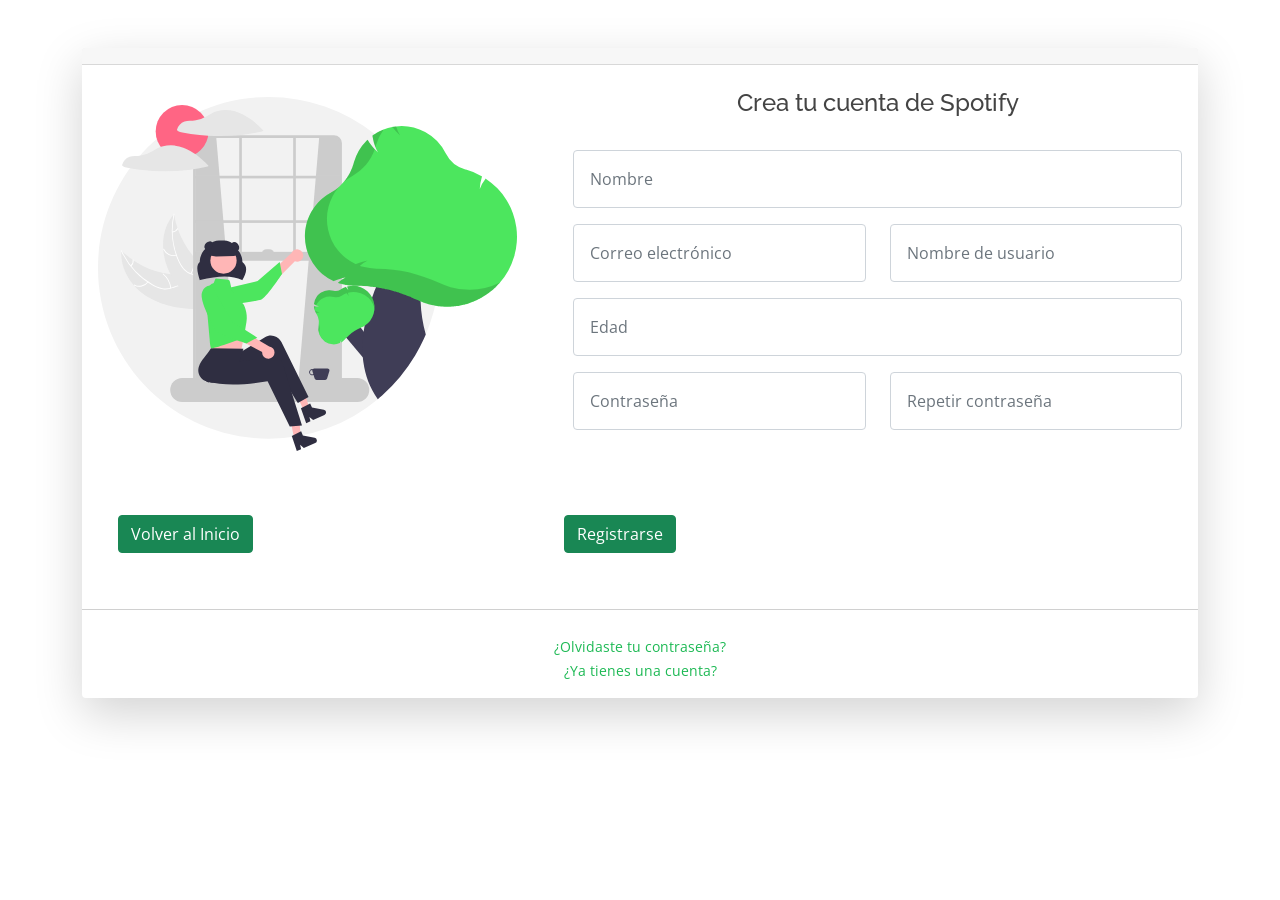
<file: pat/src/main/resources/static/register.html>
<!DOCTYPE html>
<html>

<head>

    <meta charset="utf-8">
    <meta http-equiv="X-UA-Compatible" content="IE=edge">
    <meta name="viewport" content="width=device-width, initial-scale=1, shrink-to-fit=no">
    <meta name="description" content="">
    <meta name="author" content="">

    <title>Spotify - Registrarse</title>
    <!-- Icons -->
    <link href="assets/img/spotify-icon.png" rel="shortcut icon" type="image/x-icon">

    <!-- Google Fonts -->
    <link href="https://fonts.googleapis.com/css?family=Open+Sans:300,300i,400,400i,600,600i,700,700i|Raleway:300,300i,400,400i,500,500i,600,600i,700,700i|Poppins:300,300i,400,400i,500,500i,600,600i,700,700i" rel="stylesheet">

    <!-- Vendor CSS Files -->
    <link href="assets/vendor/aos/aos.css" rel="stylesheet">
    <link href="assets/vendor/bootstrap/css/bootstrap.min.css" rel="stylesheet">
    <link href="assets/vendor/bootstrap-icons/bootstrap-icons.css" rel="stylesheet">
    <link href="assets/vendor/boxicons/css/boxicons.min.css" rel="stylesheet">
    <link href="assets/vendor/glightbox/css/glightbox.min.css" rel="stylesheet">
    <link href="assets/vendor/swiper/swiper-bundle.min.css" rel="stylesheet">

    <!-- Template Main CSS File -->
    <link href="assets/css/style.css" rel="stylesheet">

</head>

<body class="bg-gradient-secondary">

    <div class="container">

        <div class="card o-hidden border-0 shadow-lg my-5">
            <div class="card-header text-danger justify-content-center text-center" id="error_message"></div>
            <form class="user" novalidate>
                <div class="card-body p-0">
                    <!-- Nested Row within Card Body -->
                    <div class="row">
                        <div class="col">
                            <img class="img-fluid px-5 px-sm-4 mt-3 mb-4 align-self-auto p-lg-3" style="width: 30rem;" src="./assets/img/welcome.svg" alt="">
                        </div>
                        <div class="col-lg-7">
                            <div class="p-2 pr-5" >
                                <div class="text-center pt-3">
                                    <h1 class="h4 text-gray-900 mb-4">Crea tu cuenta de Spotify</h1>
                                </div>
                                    <div class="form-group row p-2">
                                        <div class="col mb-3 mb-sm-0">
                                            <input type="text" class="form-control p-md-3" id="exampleFirstName"
                                                placeholder="Nombre" required>
                                        </div>
                                    </div>
                                    <div class="form-group row p-2">
                                        <div class="col-sm-6 mb-3 mb-sm-0">
                                            <input type="email" class="form-control p-md-3" id="exampleInputEmail"
                                                placeholder="Correo electrónico" required>
                                        </div>
                                        <div class="col-sm-6 mb-3 mb-sm-0">
                                            <input type="text" class="form-control p-md-3" id="exampleId"
                                                    placeholder="Nombre de usuario" required>
                                        </div>
                                    </div>
                                    <div class="form-group row p-2">
                                        <div class="col-sm">
                                            <input type="number" class="form-control p-md-3" id="exampleAge"
                                                placeholder="Edad" required>
                                        </div>
                                    </div>
                                    
                                    <div class="form-group row p-2">
                                        <div class="col-sm-6 mb-3 mb-sm-0">
                                            <input type="password" class="form-control p-md-3"
                                                id="exampleInputPassword" placeholder="Contraseña" required>
                                        </div>
                                        <div class="col-sm-6 mb-3 mb-sm-0">
                                            <input type="password" class="form-control p-md-3"
                                                id="exampleRepeatPassword" placeholder="Repetir contraseña" required>
                                        </div>
                                    </div>
                                
                            </div>
                        </div>
                    </div>
                    <div class="row p-4 pb-2">
                        <div class="col-4 align-self-center mb-3 pb-3 px-4">
                            <a href="index.html">
                                <button type="button" class="btn btn-success btn-user btn-block">Volver al Inicio</button>
                            </a>
                        </div>
                        <div class="col-2 align-self-center mb-3 pb-3 mx-5">
                            <button type="button" class="btn btn-user btn-success justify-content-center align-self-center" id="btnRegistro" style="float: right;">Registrarse</button>
                        </div>
                    </div>
                    <hr>
                    <div class="row pt-2 pb-3">
                        <div class="col-lg-12">
                            <div class="align-self-right">
                                <div class="text-center">
                                    <a class="small" href="forgot-password.html">¿Olvidaste tu contraseña?</a>
                                </div>
                                <div class="text-center">
                                    <a class="small" href="login.html">¿Ya tienes una cuenta?</a>
                                </div>
                            </div>
                        </div>
                    </div>
                </div>
            </form>
        </div>
    </div>

</body>
    <!-- Vendor JS Files -->
    <script src="assets/vendor/purecounter/purecounter.js"></script>
    <script src="assets/vendor/aos/aos.js"></script>
    <script src="assets/vendor/bootstrap/js/bootstrap.bundle.min.js"></script>
    <script src="assets/vendor/glightbox/js/glightbox.min.js"></script>
    <script src="assets/vendor/isotope-layout/isotope.pkgd.min.js"></script>
    <script src="assets/vendor/swiper/swiper-bundle.min.js"></script>
    <script src="assets/vendor/waypoints/noframework.waypoints.js"></script>
    <script src="assets/vendor/php-email-form/validate.js"></script>
        
    <!-- Creadas por mi-->
    <script src="assets/js/register.js"></script>
</html>
</file>
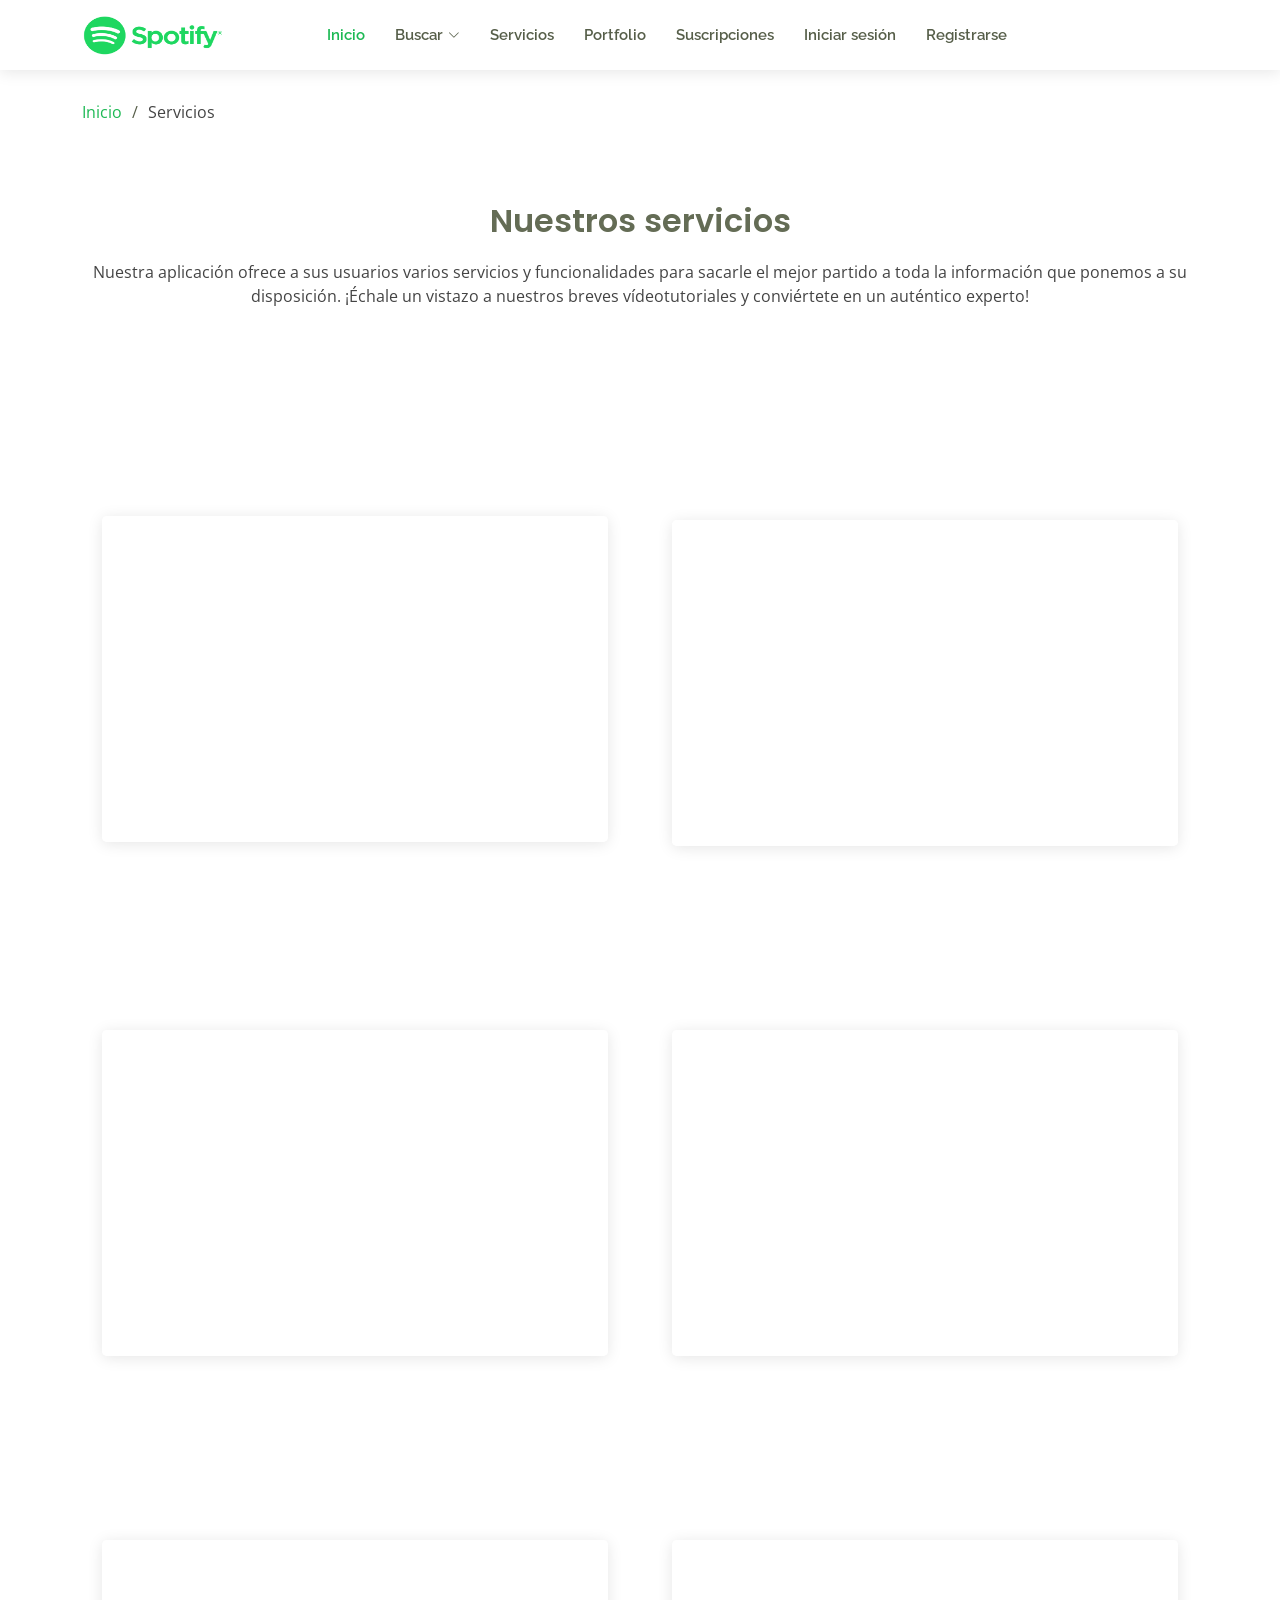
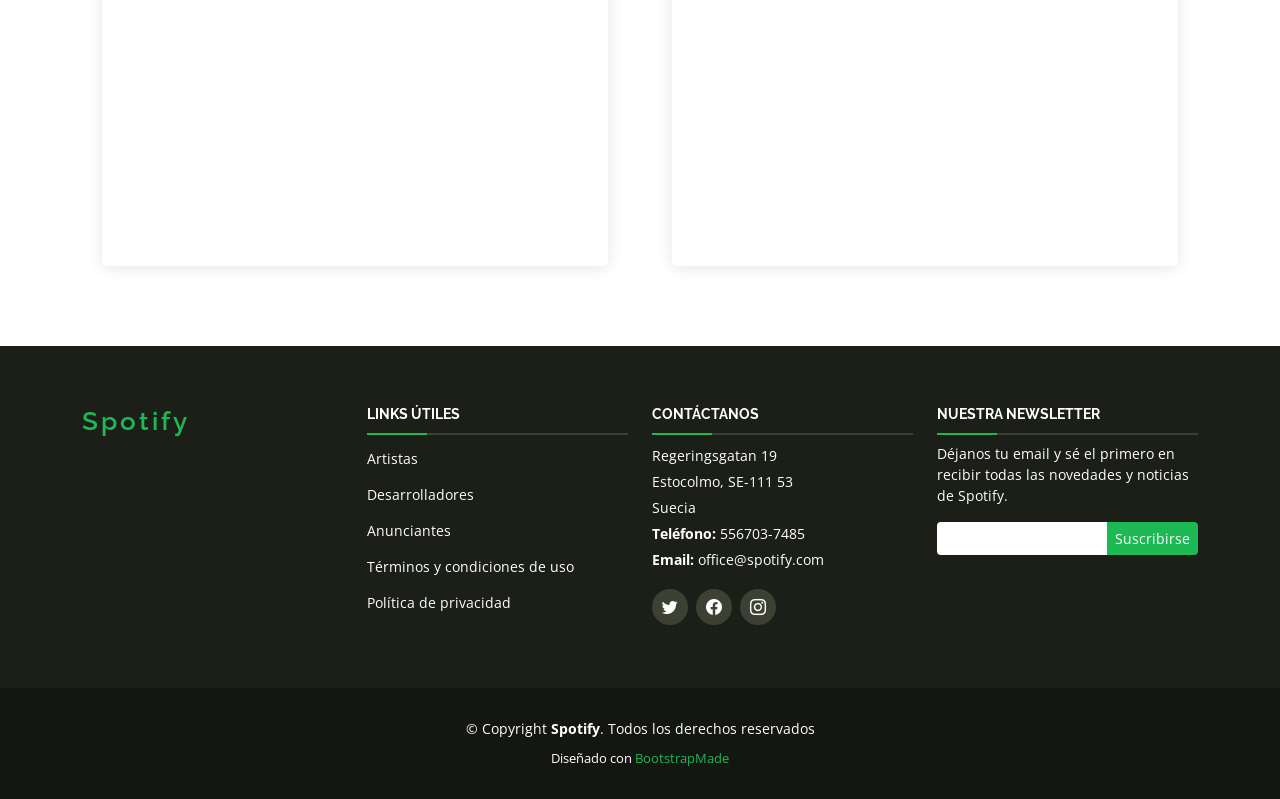
<file: pat/src/main/resources/static/services.html>
<!DOCTYPE html>
<html lang="en">

<head>
  <meta charset="utf-8">
  <meta content="width=device-width, initial-scale=1.0" name="viewport">

  <title>Spotify - Servicios</title>
  <meta content="" name="description">
  <meta content="" name="keywords">

  <!-- Favicons -->
  <link href="assets/img/spotify-icon.png" rel="shortcut icon" type="image/x-icon">
  
  <!-- Google Fonts -->
  <link href="https://fonts.googleapis.com/css?family=Open+Sans:300,300i,400,400i,600,600i,700,700i|Raleway:300,300i,400,400i,500,500i,600,600i,700,700i|Poppins:300,300i,400,400i,500,500i,600,600i,700,700i" rel="stylesheet">

  <!-- Vendor CSS Files -->
  <link href="assets/vendor/aos/aos.css" rel="stylesheet">
  <link href="assets/vendor/bootstrap/css/bootstrap.min.css" rel="stylesheet">
  <link href="assets/vendor/bootstrap-icons/bootstrap-icons.css" rel="stylesheet">
  <link href="assets/vendor/boxicons/css/boxicons.min.css" rel="stylesheet">
  <link href="assets/vendor/glightbox/css/glightbox.min.css" rel="stylesheet">
  <link href="assets/vendor/swiper/swiper-bundle.min.css" rel="stylesheet">

  <!-- Template Main CSS File -->
  <link rel="stylesheet" href="assets/css/style.css">
  <link rel="stylesheet" type="text/css" href="assets/css/index.css">
</head>

<body>

  <!-- ======= Header ======= -->
  <header id="header" class="fixed-top d-flex align-items-center">
    <div class="container d-flex align-items-center justify-content-between">

      <div class="logo">
        <a href="index.html"><img src="assets/img/spotify-banner.png" alt="" class="img-fluid"></a>
      </div>

      <nav id="navbar" class="navbar">
        <ul>
          <li><a class="active" href="index.html">Inicio</a></li>
          <li class="dropdown"><a href="#"><span>Buscar</span> <i class="bi bi-chevron-down"></i></a>
            <ul>
              <li><a href="canciones.html">Canciones</a></li>
              <li><a href="artistas.html">Artistas</a></li>
              <li><a href="albumes.html">Álbumes</a></li>
              <li><a href="podcasts.html">Podcasts</a></li>
            </ul>
          </li>
          <li><a href="services.html">Servicios</a></li>
          <li><a href="portfolio.html">Portfolio</a></li>
          <li><a href="pricing.html">Suscripciones</a></li>
          <li id="login"><a href="login.html">Iniciar sesión</a></li>            
          <li id="register"><a href="register.html">Registrarse</a></li>
          <li id="perfil"><a href="profile.html">Perfil</a></li>
          <li id="logout" onclick="cerrarSesion()"><a href="">Cerrar sesión</a></li>
        </ul>
        <i class="bi bi-list mobile-nav-toggle"></i>
          <script>
            if(sessionStorage.getItem("userId")=="" || sessionStorage.getItem("userId")==null){
              document.getElementById("login").style.visibility = "visible";
              document.getElementById("register").style.visibility = "visible";
              document.getElementById("logout").style.visibility = "hidden";
              document.getElementById("perfil").style.visibility = "hidden";
              
            }else{
              document.getElementById("logout").style.visibility = "visible";
              document.getElementById("register").style.visibility = "hidden";
              document.getElementById("login").style.visibility = "hidden";
              document.getElementById("perfil").style.visibility = "visible";
            }
            function cerrarSesion() {
              sessionStorage.removeItem("userId");
            }
          </script>
      </nav><!-- .navbar -->

    </div>
  </header><!-- End Header -->

  <main id="main">

    <!-- ======= Breadcrumbs ======= -->
    <section id="breadcrumbs" class="breadcrumbs">
      <div class="container">
        <ol>
          <li><a href="index.html">Inicio</a></li>
          <li>Servicios</li>
        </ol>
      </div>
    </section><!-- End Breadcrumbs -->

    <!-- ======= Features Section ======= -->
    <section id="features" class="features">
      <div class="container">

        <div class="section-title py-5 mb-0" data-aos="fade-up">
          <h2>Nuestros servicios</h2>
          <p>Nuestra aplicación ofrece a sus usuarios varios servicios y funcionalidades para sacarle el mejor partido a toda la información que ponemos a su disposición. ¡Échale un vistazo a nuestros breves vídeotutoriales y conviértete en un auténtico experto!</p>
        </div>

        <div class="row">
          <div class="col-md-6">
            <div class="card">
              <div class="card-body">
                <iframe src="https://player.vimeo.com/video/185452731?h=fe25b72260" width="560" height="290" frameborder="0" allow="autoplay; fullscreen; picture-in-picture" allowfullscreen></iframe>
              </div>
            </div>
          </div>
          <div class="col-md-6 mt-1">
            <div class="card">
              <div class="card-body">
                <iframe title="vimeo-player" src="https://player.vimeo.com/video/141771407?h=83e75f6550" width="560" height="290" frameborder="0" allowfullscreen></iframe>
              </div>
            </div>

          </div>
          <div class="col-md-6 mt-1">
            <div class="card">
              <div class="card-body">
                <iframe title="vimeo-player" src="https://player.vimeo.com/video/152715178?h=759302a176" width="560" height="290" frameborder="0" allowfullscreen></iframe>              </div>
            </div>
          </div>
          <div class="col-md-6  mt-1">
            <div class="card">
              <div class="card-body">
                <iframe title="vimeo-player" src="https://player.vimeo.com/video/353968280?h=051e59006f" width="560" height="290" frameborder="0" allowfullscreen></iframe>
              </div>
            </div>
          </div>
          <div class="col-md-6  mt-1">
            <div class="card">
              <div class="card-body">
                <iframe title="vimeo-player" src="https://player.vimeo.com/video/262021525?h=45a4ebe4b0" width="560" height="290" frameborder="0" allowfullscreen></iframe>              </div>
            </div>
          </div>
          <div class="col-md-6  mt-1">
            <div class="card">
              <div class="card-body">
                <iframe title="vimeo-player" src="https://player.vimeo.com/video/141773741?h=5e3b66b729" width="560" height="290" frameborder="0" allowfullscreen></iframe>            </div>
          </div>
        </div>

      </div>
    </section><!-- End Features Section -->

  </main><!-- End #main -->

  <!-- ======= Footer ======= -->
  <footer id="footer">
    <div class="footer-top">
      <div class="container">
        <div class="row">
          <div class="col-lg-3 col-md-6 footer-info">
            <h3>Spotify</h3>
          </div>
          
          <div class="col-lg-3 col-md-6 footer-links">
            <h4>Links útiles</h4>
            <ul>
              <li><a href="https://artists.spotify.com/es">Artistas</a></li>
              <li><a href="https://developer.spotify.com/">Desarrolladores</a></li>
              <li><a href="https://ads.spotify.com/es-ES/">Anunciantes</a></li>
              <li><a href="https://www.spotify.com/es/legal/end-user-agreement/">Términos y condiciones de uso</a></li>
              <li><a href="https://www.spotify.com/es/legal/privacy-policy/">Política de privacidad</a></li>
            </ul>
          </div>

          <div class="col-lg-3 col-md-6 footer-contact">
            <h4>Contáctanos</h4>
            <p>
              Regeringsgatan 19 <br>
              Estocolmo, SE-111 53<br>
              Suecia <br>
              <strong>Teléfono:</strong> 556703-7485<br>
              <strong>Email:</strong> office@spotify.com<br>
            </p>

            <div class="social-links">
              <a href="https://twitter.com/spotify" class="twitter"><i class="bi bi-twitter"></i></a>
              <a href="https://www.facebook.com/Spotify" class="facebook"><i class="bi bi-facebook"></i></a>
              <a href="https://www.instagram.com/spotify/" class="instagram"><i class="bi bi-instagram"></i></a>
            </div>

          </div>

          <div class="col-lg-3 col-md-6 footer-newsletter">
            <h4>Nuestra Newsletter</h4>
            <p>Déjanos tu email y sé el primero en recibir todas las novedades y noticias de Spotify.</p>
            <form action="" method="post">
              <input type="email" name="email"><input type="submit" value="Suscribirse">
            </form>
          </div>

        </div>
      </div>
    </div>

    <div class="container">
      <div class="copyright">
        &copy; Copyright <strong><span>Spotify</span></strong>. Todos los derechos reservados
      </div>
      <div class="credits">
        Diseñado con <a href="https://bootstrapmade.com/">BootstrapMade</a>
      </div>
    </div>
  </footer><!-- End Footer -->

  <a href="#" class="back-to-top d-flex align-items-center justify-content-center"><i class="bi bi-arrow-up-short"></i></a>

  <!-- Vendor JS Files -->
  <script src="assets/vendor/purecounter/purecounter.js"></script>
  <script src="assets/vendor/aos/aos.js"></script>
  <script src="assets/vendor/bootstrap/js/bootstrap.bundle.min.js"></script>
  <script src="assets/vendor/glightbox/js/glightbox.min.js"></script>
  <script src="assets/vendor/isotope-layout/isotope.pkgd.min.js"></script>
  <script src="assets/vendor/swiper/swiper-bundle.min.js"></script>
  <script src="assets/vendor/waypoints/noframework.waypoints.js"></script>
  <script src="assets/vendor/php-email-form/validate.js"></script>
  <script src="assets/js/index.js" type="text/javascript"></script>
  
  <!-- Template Main JS File -->
  <script src="assets/js/main.js"></script>

</body>

</html>
</file>
<file: pat/src/main/resources/static/assets/css/index.css>
.btn.dropdown-toggle  {
    width:150px;
    text-align:left;
}

span.caret {
    position: absolute;
    left: 90%;
    top: 45%;
}

label {
    padding-top:5px;
}

.form-label {
    padding-left:0px !important;
}

img {
    width:140px;
    height:140px;
}

.btn-success {
    background-color: #1DB954!important;
}

.btn-success:hover {
    background-color: #4ca260!important;
}

img.track {
    border: 1px solid #8a8a8a;
}
</file>
<file: pat/src/main/resources/static/assets/css/style.css>
/**
* Template Name: Serenity - v4.7.0
* Template URL: https://bootstrapmade.com/serenity-bootstrap-corporate-template/
* Author: BootstrapMade.com
* License: https://bootstrapmade.com/license/
*/

/*--------------------------------------------------------------
# General
--------------------------------------------------------------*/
body {
  font-family: "Open Sans", sans-serif;
  color: #444444;
}

a {
  color: #1DB954;
  text-decoration: none;
}

a:hover {
  color: #1DB954;
  text-decoration: none;
}

h1, h2, h3, h4, h5, h6 {
  font-family: "Raleway", sans-serif;
}

#main {
  margin-top: 70px;
  z-index: 3;
  position: relative;
}

/*--------------------------------------------------------------
# Back to top button
--------------------------------------------------------------*/
.back-to-top {
  position: fixed;
  visibility: hidden;
  opacity: 0;
  right: 15px;
  bottom: 15px;
  z-index: 996;
  background: #1DB954;
  width: 40px;
  height: 40px;
  border-radius: 4px;
  transition: all 0.4s;
}
.back-to-top i {
  font-size: 28px;
  color: #fff;
  line-height: 0;
}
.back-to-top:hover {
  background: #1DB954;
  color: #fff;
}
.back-to-top.active {
  visibility: visible;
  opacity: 1;
}

/*--------------------------------------------------------------
# Disable AOS delay on mobile
--------------------------------------------------------------*/
@media screen and (max-width: 768px) {
  [data-aos-delay] {
    transition-delay: 0 !important;
  }
}
/*--------------------------------------------------------------
# Header
--------------------------------------------------------------*/
#header {
  height: 70px;
  z-index: 997;
  transition: all 0.5s ease-in-out;
  background: #fff;
  box-shadow: 0px 2px 15px rgba(0, 0, 0, 0.1);
}
#header .logo h1 {
  font-size: 28px;
  margin: 0;
  line-height: 0;
  font-weight: 600;
  letter-spacing: 1px;
}
#header .logo h1 a, #header .logo h1 a:hover {
  color: #3c4133;
  text-decoration: none;
}
#header .logo img {
  padding: 0;
  margin: 0;
  max-height: 40px;
}

/*--------------------------------------------------------------
# Navigation Menu
--------------------------------------------------------------*/
/**
* Desktop Navigation 
*/
.navbar {
  padding: 0;
}
.navbar ul {
  margin: 0;
  padding: 0;
  display: flex;
  list-style: none;
  align-items: center;
}
.navbar li {
  position: relative;
}
.navbar a, .navbar a:focus {
  display: flex;
  align-items: center;
  justify-content: space-between;
  padding: 10px 0 10px 30px;
  font-family: "Raleway", sans-serif;
  font-size: 15px;
  font-weight: 600;
  color: #565e49;
  white-space: nowrap;
  transition: 0.3s;
}
.navbar a i, .navbar a:focus i {
  font-size: 12px;
  line-height: 0;
  margin-left: 5px;
}
.navbar a:hover, .navbar .active, .navbar .active:focus, .navbar li:hover > a {
  color: #1DB954;
}
.navbar .getstarted, .navbar .getstarted:focus {
  background: #1DB954;
  padding: 8px 25px;
  margin-left: 30px;
  border-radius: 50px;
  color: #fff;
}
.navbar .getstarted:hover, .navbar .getstarted:focus:hover {
  color: #fff;
  background: #1DB954;
}
.navbar .dropdown ul {
  display: block;
  position: absolute;
  left: 28px;
  top: calc(100% + 30px);
  margin: 0;
  padding: 10px 0;
  z-index: 99;
  opacity: 0;
  visibility: hidden;
  background: #fff;
  box-shadow: 0px 0px 30px rgba(127, 137, 161, 0.25);
  transition: 0.3s;
}
.navbar .dropdown ul li {
  min-width: 200px;
}
.navbar .dropdown ul a {
  padding: 10px 20px;
  font-size: 15px;
  text-transform: none;
}
.navbar .dropdown ul a i {
  font-size: 12px;
}
.navbar .dropdown ul a:hover, .navbar .dropdown ul .active:hover, .navbar .dropdown ul li:hover > a {
  color: #1DB954;
}
.navbar .dropdown:hover > ul {
  opacity: 1;
  top: 100%;
  visibility: visible;
}
.navbar .dropdown .dropdown ul {
  top: 0;
  left: calc(100% - 30px);
  visibility: hidden;
}
.navbar .dropdown .dropdown:hover > ul {
  opacity: 1;
  top: 0;
  left: 100%;
  visibility: visible;
}
@media (max-width: 1366px) {
  .navbar .dropdown .dropdown ul {
    left: -90%;
  }
  .navbar .dropdown .dropdown:hover > ul {
    left: -100%;
  }
}

/**
* Mobile Navigation 
*/
.mobile-nav-toggle {
  color: #3c4133;
  font-size: 28px;
  cursor: pointer;
  display: none;
  line-height: 0;
  transition: 0.5s;
}
.mobile-nav-toggle.bi-x {
  color: #fff;
}

@media (max-width: 991px) {
  .mobile-nav-toggle {
    display: block;
  }

  .navbar ul {
    display: none;
  }
}
.navbar-mobile {
  position: fixed;
  overflow: hidden;
  top: 0;
  right: 0;
  left: 0;
  bottom: 0;
  background: rgba(34, 36, 29, 0.9);
  transition: 0.3s;
  z-index: 999;
}
.navbar-mobile .mobile-nav-toggle {
  position: absolute;
  top: 15px;
  right: 15px;
}
.navbar-mobile ul {
  display: block;
  position: absolute;
  top: 55px;
  right: 15px;
  bottom: 15px;
  left: 15px;
  padding: 10px 0;
  background-color: #fff;
  overflow-y: auto;
  transition: 0.3s;
}
.navbar-mobile a, .navbar-mobile a:focus {
  padding: 10px 20px;
  font-size: 15px;
  color: #3c4133;
}
.navbar-mobile a:hover, .navbar-mobile .active, .navbar-mobile li:hover > a {
  color: #1DB954;
}
.navbar-mobile .getstarted, .navbar-mobile .getstarted:focus {
  margin: 15px;
}
.navbar-mobile .dropdown ul {
  position: static;
  display: none;
  margin: 10px 20px;
  padding: 10px 0;
  z-index: 99;
  opacity: 1;
  visibility: visible;
  background: #fff;
  box-shadow: 0px 0px 30px rgba(127, 137, 161, 0.25);
}
.navbar-mobile .dropdown ul li {
  min-width: 200px;
}
.navbar-mobile .dropdown ul a {
  padding: 10px 20px;
}
.navbar-mobile .dropdown ul a i {
  font-size: 12px;
}
.navbar-mobile .dropdown ul a:hover, .navbar-mobile .dropdown ul .active:hover, .navbar-mobile .dropdown ul li:hover > a {
  color: #1DB954;
}
.navbar-mobile .dropdown > .dropdown-active {
  display: block;
}

/*--------------------------------------------------------------
# Hero Section
--------------------------------------------------------------*/
#hero {
  width: 100%;
  height: 75vh;
  background: url("../img/hero-bg.jpg") top center;
  background-size: cover;
  position: relative;
  margin-bottom: -140px;
  z-index: 1;
}
#hero:before {
  content: "";
  background: rgba(60, 65, 51, 0.4);
  position: absolute;
  bottom: 0;
  top: 0;
  left: 0;
  right: 0;
}
#hero .hero-container {
  position: absolute;
  bottom: 0;
  top: 0;
  left: 0;
  right: 0;
  display: flex;
  justify-content: center;
  align-items: center;
  flex-direction: column;
  text-align: center;
}
#hero h1 {
  margin: 0 0 10px 0;
  font-size: 48px;
  font-weight: 700;
  line-height: 56px;
  color: #fff;
}
#hero h2 {
  color: #eee;
  margin-bottom: 50px;
  font-size: 24px;
}
#hero .btn-get-started {
  font-family: "Raleway", sans-serif;
  font-weight: 600;
  font-size: 13px;
  letter-spacing: 1px;
  display: inline-block;
  padding: 8px 28px;
  border-radius: 50px;
  transition: 0.5s;
  margin: 10px;
  border: 2px solid #1DB954;
  text-transform: uppercase;
  color: #fff;
}
#hero .btn-get-started:hover {
  background: #1DB954;
}
@media (min-width: 1024px) {
  #hero {
    background-attachment: fixed;
  }
}
@media (max-width: 768px) {
  #hero {
    height: 100vh;
  }
  #hero h1 {
    font-size: 28px;
    line-height: 36px;
  }
  #hero h2 {
    font-size: 18px;
    line-height: 24px;
    margin-bottom: 30px;
  }
  #hero .hero-container {
    padding: 0 15px;
  }
}
@media (max-height: 500px) {
  #hero {
    height: 120vh;
  }
}

/*--------------------------------------------------------------
# Sections General
--------------------------------------------------------------*/
section {
  padding-bottom: 60px;
  overflow: hidden;
}

.section-bg {
  background-color: #f9fbf4;
}

.section-title {
  text-align: center;
  padding-bottom: 30px;
}
.section-title h2 {
  font-size: 32px;
  font-weight: 600;
  margin-bottom: 20px;
  padding-bottom: 0;
  font-family: "Poppins", sans-serif;
  color: #646c55;
}
.section-title p {
  margin-bottom: 0;
}

/*--------------------------------------------------------------
# Breadcrumbs
--------------------------------------------------------------*/
.breadcrumbs {
  padding: 0;
}
.breadcrumbs .breadcrumb-hero {
  text-align: center;
  background: #1DB954;
  padding: 20px 0;
  color: #fff;
}
.breadcrumbs .breadcrumb-hero h2 {
  font-size: 32px;
  font-weight: 500;
}
.breadcrumbs .breadcrumb-hero p {
  font-size: 14px;
  margin-bottom: 0;
}
.breadcrumbs ol {
  display: flex;
  flex-wrap: wrap;
  list-style: none;
  padding: 0;
  margin: 30px 0;
}
.breadcrumbs ol li + li {
  padding-left: 10px;
}
.breadcrumbs ol li + li::before {
  display: inline-block;
  padding-right: 10px;
  color: #565e49;
  content: "/";
}

/*--------------------------------------------------------------
# About
--------------------------------------------------------------*/
.about .container {
  box-shadow: 0px 2px 15px rgba(0, 0, 0, 0.1);
  padding-bottom: 15px;
  background: #fff;
}
.about .count-box {
  width: 100%;
}
.about .count-box i {
  display: block;
  font-size: 48px;
  color: #1DB954;
  float: left;
  line-height: 0;
}
.about .count-box span {
  font-size: 28px;
  line-height: 24px;
  display: block;
  font-weight: 700;
  color: #646c55;
  margin-left: 60px;
}
.about .count-box p {
  padding: 5px 0 0 0;
  margin: 0 0 0 60px;
  font-family: "Raleway", sans-serif;
  font-weight: 600;
  font-size: 14px;
  color: #646c55;
}
.about .count-box a {
  font-weight: 600;
  display: block;
  margin-top: 20px;
  color: #646c55;
  font-size: 15px;
  font-family: "Poppins", sans-serif;
  transition: ease-in-out 0.3s;
}
.about .count-box a:hover {
  color: #8b9578;
}
.about .content {
  font-size: 15px;
}
.about .content h3 {
  font-weight: 700;
  font-size: 24px;
  color: #3c4133;
}
.about .content ul {
  list-style: none;
  padding: 0;
}
.about .content ul li {
  padding-bottom: 10px;
  padding-left: 28px;
  position: relative;
}
.about .content ul i {
  font-size: 24px;
  color: #1DB954;
  position: absolute;
  left: 0;
  top: -2px;
}
.about .content p:last-child {
  margin-bottom: 0;
}
.about .play-btn {
  width: 94px;
  height: 94px;
  background: radial-gradient(#1DB954 50%, rgba(148, 192, 69, 0.4) 52%);
  border-radius: 50%;
  display: block;
  position: absolute;
  left: calc(50% - 47px);
  top: calc(50% - 47px);
  overflow: hidden;
}
.about .play-btn::after {
  content: "";
  position: absolute;
  left: 50%;
  top: 50%;
  transform: translateX(-40%) translateY(-50%);
  width: 0;
  height: 0;
  border-top: 10px solid transparent;
  border-bottom: 10px solid transparent;
  border-left: 15px solid #fff;
  z-index: 100;
  transition: all 400ms cubic-bezier(0.55, 0.055, 0.675, 0.19);
}
.about .play-btn::before {
  content: "";
  position: absolute;
  width: 120px;
  height: 120px;
  -webkit-animation-delay: 0s;
  animation-delay: 0s;
  -webkit-animation: pulsate-btn 2s;
  animation: pulsate-btn 2s;
  -webkit-animation-direction: forwards;
  animation-direction: forwards;
  -webkit-animation-iteration-count: infinite;
  animation-iteration-count: infinite;
  -webkit-animation-timing-function: steps;
  animation-timing-function: steps;
  opacity: 1;
  border-radius: 50%;
  border: 5px solid rgba(30, 215, 96, 0.7);
  top: -15%;
  left: -15%;
  background: rgba(198, 16, 0, 0);
}
.about .play-btn:hover::after {
  border-left: 15px solid #1DB954;
  transform: scale(20);
}
.about .play-btn:hover::before {
  content: "";
  position: absolute;
  left: 50%;
  top: 50%;
  transform: translateX(-40%) translateY(-50%);
  width: 0;
  height: 0;
  border: none;
  border-top: 10px solid transparent;
  border-bottom: 10px solid transparent;
  border-left: 15px solid #fff;
  z-index: 200;
  -webkit-animation: none;
  animation: none;
  border-radius: 0;
}

@-webkit-keyframes pulsate-btn {
  0% {
    transform: scale(0.6, 0.6);
    opacity: 1;
  }
  100% {
    transform: scale(1, 1);
    opacity: 0;
  }
}

@keyframes pulsate-btn {
  0% {
    transform: scale(0.6, 0.6);
    opacity: 1;
  }
  100% {
    transform: scale(1, 1);
    opacity: 0;
  }
}
/*--------------------------------------------------------------
# Cta
--------------------------------------------------------------*/
.cta {
  background: #1DB954;
  padding: 50px 0;
}
.cta h3 {
  color: #fff;
  font-size: 28px;
  font-weight: 700;
}
.cta p {
  color: #fff;
}
.cta .cta-btn {
  font-family: "Raleway", sans-serif;
  font-weight: 500;
  font-size: 15px;
  letter-spacing: 1px;
  display: inline-block;
  padding: 8px 28px;
  border-radius: 25px;
  transition: 0.5s;
  margin-top: 10px;
  border: 2px solid #fff;
  color: #fff;
}
.cta .cta-btn:hover {
  background: #1DB954;
  border-color: #1DB954;
}

/*--------------------------------------------------------------
# Services
--------------------------------------------------------------*/
.services .icon-box {
  padding: 30px;
  position: relative;
  overflow: hidden;
  border-radius: 10px;
  margin: 0 10px 40px 10px;
  background: #fff;
  box-shadow: 0 2px 29px 0 rgba(68, 88, 144, 0.12);
  transition: all 0.3s ease-in-out;
}
.services .icon-box:hover {
  transform: translateY(-5px);
}
.services .icon {
  position: absolute;
  left: -20px;
  top: calc(50% - 30px);
}
.services .icon i {
  font-size: 64px;
  line-height: 1;
  transition: 0.5s;
}
.services .title {
  margin-left: 40px;
  font-weight: 700;
  margin-bottom: 15px;
  font-size: 18px;
}
.services .title a {
  color: #111;
}
.services .icon-box:hover .title a {
  color: #1DB954;
}
.services .description {
  font-size: 14px;
  margin-left: 40px;
  line-height: 24px;
  margin-bottom: 0;
}

/*--------------------------------------------------------------
# Work Process
--------------------------------------------------------------*/
.work-process .content + .content {
  margin-top: 100px;
}
.work-process .content h3 {
  font-weight: 600;
  font-size: 26px;
}
.work-process .content ul {
  list-style: none;
  padding: 0;
}
.work-process .content ul li {
  padding-bottom: 10px;
}
.work-process .content ul i {
  font-size: 20px;
  padding-right: 4px;
  color: #1DB954;
}
.work-process .content p:last-child {
  margin-bottom: 0;
}

/*--------------------------------------------------------------
# Our Skills
--------------------------------------------------------------*/
.skills {
  padding-top: 60px;
}
.skills .content h3 {
  font-weight: 700;
  font-size: 26px;
  color: #3c4133;
  font-family: "Poppins", sans-serif;
}
.skills .content ul {
  list-style: none;
  padding: 0;
}
.skills .content ul li {
  padding-bottom: 10px;
}
.skills .content ul i {
  font-size: 20px;
  padding-right: 4px;
  color: #1DB954;
}
.skills .content p:last-child {
  margin-bottom: 0;
}
.skills .progress {
  height: 60px;
  display: block;
  background: none;
  border-radius: 0;
}
.skills .progress .skill {
  padding: 0;
  margin: 0 0 6px 0;
  text-transform: uppercase;
  display: block;
  font-weight: 600;
  font-family: "Poppins", sans-serif;
  color: #3c4133;
}
.skills .progress .skill .val {
  float: right;
  font-style: normal;
}
.skills .progress-bar-wrap {
  background: #e1e4dc;
}
.skills .progress-bar {
  width: 1px;
  height: 10px;
  transition: 0.9s;
  background-color: #1DB954;
}

/*--------------------------------------------------------------
# Our Clients
--------------------------------------------------------------*/
.clients {
  padding-top: 60px;
}
.clients .swiper-slide img {
  opacity: 0.5;
  transition: 0.3s;
}
.clients .swiper-slide img:hover {
  opacity: 1;
}
.clients .swiper-pagination {
  margin-top: 20px;
  position: relative;
}
.clients .swiper-pagination .swiper-pagination-bullet {
  width: 12px;
  height: 12px;
  background-color: #fff;
  opacity: 1;
  border: 1px solid #1DB954;
}
.clients .swiper-pagination .swiper-pagination-bullet-active {
  background-color: #1DB954;
}

/*--------------------------------------------------------------
# Features
--------------------------------------------------------------*/
.features .card {
  border: 0;
  padding: 160px 20px 20px 20px;
  position: relative;
  width: 100%;
  background-size: cover;
  background-repeat: no-repeat;
  background-position: center center;
}
.features .card-body {
  z-index: 10;
  background: rgba(255, 255, 255, 0.9);
  padding: 15px 30px;
  box-shadow: 0px 2px 15px rgba(0, 0, 0, 0.1);
  transition: 0.3s;
  transition: ease-in-out 0.4s;
  border-radius: 5px;
}
.features .card-title {
  font-weight: 700;
  text-align: center;
  margin-bottom: 15px;
}
.features .card-title a {
  color: #3c4133;
}
.features .card-text {
  color: #5e5e5e;
}
.features .read-more a {
  color: #777777;
  text-transform: uppercase;
  font-weight: 600;
  font-size: 12px;
  transition: 0.4s;
}
.features .read-more a:hover {
  text-decoration: underline;
}
.features .card:hover .card-body {
  background: #1DB954;
}
.features .card:hover .read-more a, .features .card:hover .card-title, .features .card:hover .card-title a, .features .card:hover .card-text {
  color: #fff;
}

/*--------------------------------------------------------------
# Portfolio
--------------------------------------------------------------*/
.portfolio .portfolio-item {
  margin-bottom: 30px;
}
.portfolio #portfolio-flters {
  padding: 0;
  margin: 0 auto 20px auto;
  list-style: none;
  text-align: center;
}
.portfolio #portfolio-flters li {
  cursor: pointer;
  display: inline-block;
  padding: 8px 15px 10px 15px;
  font-size: 14px;
  font-weight: 600;
  line-height: 1;
  text-transform: uppercase;
  color: #444444;
  margin-bottom: 5px;
  transition: all 0.3s ease-in-out;
  border-radius: 3px;
}
.portfolio #portfolio-flters li:hover, .portfolio #portfolio-flters li.filter-active {
  color: #fff;
  background: #1DB954;
}
.portfolio #portfolio-flters li:last-child {
  margin-right: 0;
}
.portfolio .portfolio-wrap {
  transition: 0.3s;
  position: relative;
  overflow: hidden;
  z-index: 1;
  background: rgba(60, 65, 51, 0.6);
}
.portfolio .portfolio-wrap::before {
  content: "";
  background: rgba(60, 65, 51, 0.6);
  position: absolute;
  left: 0;
  right: 0;
  top: 0;
  bottom: 0;
  transition: all ease-in-out 0.3s;
  z-index: 2;
  opacity: 0;
}
.portfolio .portfolio-wrap img {
  transition: all ease-in-out 0.3s;
}
.portfolio .portfolio-wrap .portfolio-info {
  opacity: 0;
  position: absolute;
  top: 0;
  left: 0;
  right: 0;
  bottom: 0;
  z-index: 3;
  transition: all ease-in-out 0.3s;
  display: flex;
  flex-direction: column;
  justify-content: flex-end;
  align-items: flex-start;
  padding: 20px;
}
.portfolio .portfolio-wrap .portfolio-info h4 {
  font-size: 20px;
  color: #fff;
  font-weight: 600;
}
.portfolio .portfolio-wrap .portfolio-info p {
  color: rgba(255, 255, 255, 0.7);
  font-size: 14px;
  text-transform: uppercase;
  padding: 0;
  margin: 0;
  font-style: italic;
}
.portfolio .portfolio-wrap .portfolio-links {
  text-align: center;
  z-index: 4;
}
.portfolio .portfolio-wrap .portfolio-links a {
  color: #fff;
  margin: 0 5px 0 0;
  font-size: 28px;
  display: inline-block;
  transition: 0.3s;
}
.portfolio .portfolio-wrap .portfolio-links a:hover {
  color: #c0da91;
}
.portfolio .portfolio-wrap:hover::before {
  opacity: 1;
}
.portfolio .portfolio-wrap:hover img {
  transform: scale(1.2);
}
.portfolio .portfolio-wrap:hover .portfolio-info {
  opacity: 1;
}

/*--------------------------------------------------------------
# Portfolio Details
--------------------------------------------------------------*/
.portfolio-details {
  padding-top: 40px;
}
.portfolio-details .portfolio-details-slider img {
  width: 100%;
}
.portfolio-details .portfolio-details-slider .swiper-pagination {
  margin-top: 20px;
  position: relative;
}
.portfolio-details .portfolio-details-slider .swiper-pagination .swiper-pagination-bullet {
  width: 12px;
  height: 12px;
  background-color: #fff;
  opacity: 1;
  border: 1px solid #1DB954;
}
.portfolio-details .portfolio-details-slider .swiper-pagination .swiper-pagination-bullet-active {
  background-color: #1DB954;
}
.portfolio-details .portfolio-info {
  padding: 30px;
  box-shadow: 0px 0 30px rgba(60, 65, 51, 0.08);
}
.portfolio-details .portfolio-info h3 {
  font-size: 22px;
  font-weight: 700;
  margin-bottom: 20px;
  padding-bottom: 20px;
  border-bottom: 1px solid #eee;
}
.portfolio-details .portfolio-info ul {
  list-style: none;
  padding: 0;
  font-size: 15px;
}
.portfolio-details .portfolio-info ul li + li {
  margin-top: 10px;
}
.portfolio-details .portfolio-description {
  padding-top: 30px;
}
.portfolio-details .portfolio-description h2 {
  font-size: 26px;
  font-weight: 700;
  margin-bottom: 20px;
}
.portfolio-details .portfolio-description p {
  padding: 0;
}

/*--------------------------------------------------------------
# Pricing
--------------------------------------------------------------*/
.pricing .box {
  padding: 20px;
  background: #fff;
  text-align: center;
  box-shadow: 0px 0px 4px rgba(0, 0, 0, 0.12);
  border-radius: 5px;
  position: relative;
  overflow: hidden;
}
.pricing h3 {
  font-weight: 400;
  margin: -20px -20px 20px -20px;
  padding: 20px 15px;
  font-size: 16px;
  font-weight: 600;
  color: #777777;
  background: #f8f8f8;
}
.pricing h4 {
  font-size: 36px;
  color: #1DB954;
  font-weight: 600;
  font-family: "Poppins", sans-serif;
  margin-bottom: 20px;
}
.pricing h4 sup {
  font-size: 20px;
  top: -15px;
  left: -3px;
}
.pricing h4 span {
  color: #bababa;
  font-size: 16px;
  font-weight: 300;
}
.pricing ul {
  padding: 0;
  list-style: none;
  color: #444444;
  text-align: center;
  line-height: 20px;
  font-size: 14px;
}
.pricing ul li {
  padding-bottom: 16px;
}
.pricing ul i {
  color: #1DB954;
  font-size: 18px;
  padding-right: 4px;
}
.pricing ul .na {
  color: #ccc;
  text-decoration: line-through;
}
.pricing .btn-wrap {
  margin: 20px -20px -20px -20px;
  padding: 20px 15px;
  background: #f8f8f8;
  text-align: center;
}
.pricing .btn-buy {
  background: #1DB954;
  display: inline-block;
  padding: 6px 35px 8px 35px;
  border-radius: 4px;
  color: #fff;
  transition: none;
  font-size: 14px;
  font-weight: 400;
  font-family: "Raleway", sans-serif;
  font-weight: 600;
  box-shadow: 0 3px 7px rgba(148, 192, 69, 0.4);
  transition: 0.3s;
}
.pricing .btn-buy:hover {
  background: #1DB954;
}
.pricing .featured h3 {
  color: #fff;
  background: #1DB954;
  box-shadow: 0 3px 7px rgba(148, 192, 69, 0.4);
}
.pricing .advanced {
  width: 200px;
  position: absolute;
  top: 18px;
  right: -68px;
  transform: rotate(45deg);
  z-index: 1;
  font-size: 14px;
  padding: 1px 0 3px 0;
  background: #1DB954;
  color: #fff;
}

/*--------------------------------------------------------------
# Frequently Asked Questions
--------------------------------------------------------------*/
.faq {
  padding-top: 60px;
}
.faq .faq-item {
  margin: 20px 0;
  padding: 20px 0;
  border-bottom: 1px solid #dee1d9;
}
.faq .faq-item i {
  color: #bcc2b1;
  font-size: 20px;
  float: left;
  line-height: 0;
  padding: 13px 0 0 0;
  margin: 0;
}
.faq .faq-item h4 {
  font-size: 16px;
  line-height: 26px;
  font-weight: 500;
  margin: 0 0 10px 28px;
  font-family: "Poppins", sans-serif;
}
.faq .faq-item p {
  font-size: 15px;
}

/*--------------------------------------------------------------
# Contact
--------------------------------------------------------------*/
.contact .info {
  width: 100%;
  background: #fff;
}
.contact .info i {
  font-size: 20px;
  color: #1DB954;
  float: left;
  width: 44px;
  height: 44px;
  background: #f0f6e5;
  display: flex;
  justify-content: center;
  align-items: center;
  border-radius: 50px;
  transition: all 0.3s ease-in-out;
}
.contact .info h4 {
  padding: 0 0 0 60px;
  font-size: 22px;
  font-weight: 600;
  margin-bottom: 5px;
  color: #3c4133;
}
.contact .info p {
  padding: 0 0 0 60px;
  margin-bottom: 0;
  font-size: 14px;
  color: #717a60;
}
.contact .info .email, .contact .info .phone {
  margin-top: 40px;
}
.contact .info .email:hover i, .contact .info .address:hover i, .contact .info .phone:hover i {
  background: #1DB954;
  color: #fff;
}
.contact .php-email-form {
  width: 100%;
  background: #fff;
}
.contact .php-email-form .form-group {
  padding-bottom: 8px;
}
.contact .php-email-form .error-message {
  display: none;
  color: #fff;
  background: #ed3c0d;
  text-align: left;
  padding: 15px;
  font-weight: 600;
}
.contact .php-email-form .error-message br + br {
  margin-top: 25px;
}
.contact .php-email-form .sent-message {
  display: none;
  color: #fff;
  background: #18d26e;
  text-align: center;
  padding: 15px;
  font-weight: 600;
}
.contact .php-email-form .loading {
  display: none;
  background: #fff;
  text-align: center;
  padding: 15px;
}
.contact .php-email-form .loading:before {
  content: "";
  display: inline-block;
  border-radius: 50%;
  width: 24px;
  height: 24px;
  margin: 0 10px -6px 0;
  border: 3px solid #18d26e;
  border-top-color: #eee;
  -webkit-animation: animate-loading 1s linear infinite;
  animation: animate-loading 1s linear infinite;
}
.contact .php-email-form input, .contact .php-email-form textarea {
  border-radius: 0;
  box-shadow: none;
  font-size: 14px;
}
.contact .php-email-form input {
  height: 44px;
}
.contact .php-email-form textarea {
  padding: 10px 12px;
}
.contact .php-email-form button[type=submit] {
  background: #1DB954;
  border: 0;
  padding: 10px 24px;
  color: #fff;
  transition: 0.4s;
  border-radius: 50px;
}
.contact .php-email-form button[type=submit]:hover {
  background: #1DB954;
}
@-webkit-keyframes animate-loading {
  0% {
    transform: rotate(0deg);
  }
  100% {
    transform: rotate(360deg);
  }
}
@keyframes animate-loading {
  0% {
    transform: rotate(0deg);
  }
  100% {
    transform: rotate(360deg);
  }
}

/*--------------------------------------------------------------
# Team
--------------------------------------------------------------*/
.team {
  background: #fff;
}
.team .member {
  margin-bottom: 20px;
  overflow: hidden;
}
.team .member .member-img {
  position: relative;
  overflow: hidden;
}
.team .member .social {
  position: absolute;
  left: 0;
  bottom: -40px;
  right: 0;
  height: 40px;
  opacity: 0;
  transition: bottom ease-in-out 0.4s;
  background: rgba(148, 192, 69, 0.8);
  display: flex;
  align-items: center;
  justify-content: center;
}
.team .member .social a {
  transition: color 0.3s;
  color: #fff;
  margin: 0 10px;
  display: inline-flex;
  align-items: center;
  justify-content: center;
}
.team .member .social a:hover {
  color: #1DB954;
}
.team .member .social i {
  font-size: 18px;
  line-height: 0;
}
.team .member .member-info h4 {
  font-weight: 700;
  margin: 15px 0 5px 0;
  font-size: 18px;
}
.team .member .member-info span {
  display: block;
  font-size: 13px;
  text-transform: uppercase;
  font-weight: 400;
  margin-bottom: 15px;
  color: #1DB954;
}
.team .member .member-info p {
  font-style: italic;
  font-size: 14px;
  line-height: 26px;
  color: #777777;
}
.team .member:hover .social {
  bottom: 0;
  opacity: 1;
  transition: bottom ease-in-out 0.4s;
}

/*--------------------------------------------------------------
# Blog
--------------------------------------------------------------*/
.blog {
  padding: 0 0 40px 0;
}
.blog .entry {
  padding: 30px;
  margin-bottom: 60px;
  box-shadow: 0 4px 16px rgba(0, 0, 0, 0.1);
}
.blog .entry .entry-img {
  max-height: 440px;
  margin: -30px -30px 20px -30px;
  overflow: hidden;
}
.blog .entry .entry-title {
  font-size: 28px;
  font-weight: bold;
  padding: 0;
  margin: 0 0 20px 0;
}
.blog .entry .entry-title a {
  color: #3c4133;
  transition: 0.3s;
}
.blog .entry .entry-title a:hover {
  color: #1DB954;
}
.blog .entry .entry-meta {
  margin-bottom: 15px;
  color: #a3ab95;
}
.blog .entry .entry-meta ul {
  display: flex;
  flex-wrap: wrap;
  list-style: none;
  align-items: center;
  padding: 0;
  margin: 0;
}
.blog .entry .entry-meta ul li + li {
  padding-left: 20px;
}
.blog .entry .entry-meta i {
  font-size: 16px;
  margin-right: 8px;
  line-height: 0;
}
.blog .entry .entry-meta a {
  color: #777777;
  font-size: 14px;
  display: inline-block;
  line-height: 1;
}
.blog .entry .entry-content p {
  line-height: 24px;
}
.blog .entry .entry-content .read-more {
  -moz-text-align-last: right;
  text-align-last: right;
}
.blog .entry .entry-content .read-more a {
  display: inline-block;
  background: #1DB954;
  color: #fff;
  padding: 6px 20px;
  transition: 0.3s;
  font-size: 14px;
  border-radius: 4px;
}
.blog .entry .entry-content .read-more a:hover {
  background: #9fc658;
}
.blog .entry .entry-content h3 {
  font-size: 22px;
  margin-top: 30px;
  font-weight: bold;
}
.blog .entry .entry-content blockquote {
  overflow: hidden;
  background-color: #fafafa;
  padding: 60px;
  position: relative;
  text-align: center;
  margin: 20px 0;
}
.blog .entry .entry-content blockquote p {
  color: #444444;
  line-height: 1.6;
  margin-bottom: 0;
  font-style: italic;
  font-weight: 500;
  font-size: 22px;
}
.blog .entry .entry-content blockquote::after {
  content: "";
  position: absolute;
  left: 0;
  top: 0;
  bottom: 0;
  width: 3px;
  background-color: #3c4133;
  margin-top: 20px;
  margin-bottom: 20px;
}
.blog .entry .entry-footer {
  padding-top: 10px;
  border-top: 1px solid #e6e6e6;
}
.blog .entry .entry-footer i {
  color: #8b9578;
  display: inline;
}
.blog .entry .entry-footer a {
  color: #494f3e;
  transition: 0.3s;
}
.blog .entry .entry-footer a:hover {
  color: #1DB954;
}
.blog .entry .entry-footer .cats {
  list-style: none;
  display: inline;
  padding: 0 20px 0 0;
  font-size: 14px;
}
.blog .entry .entry-footer .cats li {
  display: inline-block;
}
.blog .entry .entry-footer .tags {
  list-style: none;
  display: inline;
  padding: 0;
  font-size: 14px;
}
.blog .entry .entry-footer .tags li {
  display: inline-block;
}
.blog .entry .entry-footer .tags li + li::before {
  padding-right: 6px;
  color: #6c757d;
  content: ",";
}
.blog .entry .entry-footer .share {
  font-size: 16px;
}
.blog .entry .entry-footer .share i {
  padding-left: 5px;
}
.blog .entry-single {
  margin-bottom: 30px;
}
.blog .blog-author {
  padding: 20px;
  margin-bottom: 30px;
  box-shadow: 0 4px 16px rgba(0, 0, 0, 0.1);
}
.blog .blog-author img {
  width: 120px;
  margin-right: 20px;
}
.blog .blog-author h4 {
  font-weight: 600;
  font-size: 22px;
  margin-bottom: 0px;
  padding: 0;
  color: #3c4133;
}
.blog .blog-author .social-links {
  margin: 0 10px 10px 0;
}
.blog .blog-author .social-links a {
  color: rgba(60, 65, 51, 0.5);
  margin-right: 5px;
}
.blog .blog-author p {
  font-style: italic;
  color: #b7b7b7;
}
.blog .blog-comments {
  margin-bottom: 30px;
}
.blog .blog-comments .comments-count {
  font-weight: bold;
}
.blog .blog-comments .comment {
  margin-top: 30px;
  position: relative;
}
.blog .blog-comments .comment .comment-img {
  margin-right: 14px;
}
.blog .blog-comments .comment .comment-img img {
  width: 60px;
}
.blog .blog-comments .comment h5 {
  font-size: 16px;
  margin-bottom: 2px;
}
.blog .blog-comments .comment h5 a {
  font-weight: bold;
  color: #444444;
  transition: 0.3s;
}
.blog .blog-comments .comment h5 a:hover {
  color: #1DB954;
}
.blog .blog-comments .comment h5 .reply {
  padding-left: 10px;
  color: #3c4133;
}
.blog .blog-comments .comment h5 .reply i {
  font-size: 20px;
}
.blog .blog-comments .comment time {
  display: block;
  font-size: 14px;
  color: #565e49;
  margin-bottom: 5px;
}
.blog .blog-comments .comment.comment-reply {
  padding-left: 40px;
}
.blog .blog-comments .reply-form {
  margin-top: 30px;
  padding: 30px;
  box-shadow: 0 4px 16px rgba(0, 0, 0, 0.1);
}
.blog .blog-comments .reply-form h4 {
  font-weight: bold;
  font-size: 22px;
}
.blog .blog-comments .reply-form p {
  font-size: 14px;
}
.blog .blog-comments .reply-form input {
  border-radius: 4px;
  padding: 10px 10px;
  font-size: 14px;
}
.blog .blog-comments .reply-form input:focus {
  box-shadow: none;
  border-color: #c0da91;
}
.blog .blog-comments .reply-form textarea {
  border-radius: 4px;
  padding: 10px 10px;
  font-size: 14px;
}
.blog .blog-comments .reply-form textarea:focus {
  box-shadow: none;
  border-color: #c0da91;
}
.blog .blog-comments .reply-form .form-group {
  margin-bottom: 25px;
}
.blog .blog-comments .reply-form .btn-primary {
  border-radius: 4px;
  padding: 10px 20px;
  border: 0;
  background-color: #3c4133;
}
.blog .blog-comments .reply-form .btn-primary:hover {
  background-color: #494f3e;
}
.blog .blog-pagination {
  color: #717a60;
}
.blog .blog-pagination ul {
  display: flex;
  padding: 0;
  margin: 0;
  list-style: none;
}
.blog .blog-pagination li {
  margin: 0 5px;
  transition: 0.3s;
}
.blog .blog-pagination li a {
  color: #3c4133;
  padding: 7px 16px;
  display: flex;
  align-items: center;
  justify-content: center;
}
.blog .blog-pagination li.active, .blog .blog-pagination li:hover {
  background: #1DB954;
}
.blog .blog-pagination li.active a, .blog .blog-pagination li:hover a {
  color: #fff;
}
.blog .sidebar {
  padding: 30px;
  margin: 0 0 60px 20px;
  box-shadow: 0 4px 16px rgba(0, 0, 0, 0.1);
}
.blog .sidebar .sidebar-title {
  font-size: 20px;
  font-weight: 700;
  padding: 0 0 0 0;
  margin: 0 0 15px 0;
  color: #3c4133;
  position: relative;
}
.blog .sidebar .sidebar-item {
  margin-bottom: 30px;
}
.blog .sidebar .search-form form {
  background: #fff;
  border: 1px solid #ddd;
  padding: 3px 10px;
  position: relative;
}
.blog .sidebar .search-form form input[type=text] {
  border: 0;
  padding: 4px;
  border-radius: 4px;
  width: calc(100% - 40px);
}
.blog .sidebar .search-form form button {
  position: absolute;
  top: 0;
  right: 0;
  bottom: 0;
  border: 0;
  background: none;
  font-size: 16px;
  padding: 0 15px;
  margin: -1px;
  background: #1DB954;
  color: #fff;
  transition: 0.3s;
  border-radius: 0 4px 4px 0;
  line-height: 0;
}
.blog .sidebar .search-form form button i {
  line-height: 0;
}
.blog .sidebar .search-form form button:hover {
  background: #1DB954;
}
.blog .sidebar .categories ul {
  list-style: none;
  padding: 0;
}
.blog .sidebar .categories ul li + li {
  padding-top: 10px;
}
.blog .sidebar .categories ul a {
  color: #3c4133;
  transition: 0.3s;
}
.blog .sidebar .categories ul a:hover {
  color: #1DB954;
}
.blog .sidebar .categories ul a span {
  padding-left: 5px;
  color: #aaaaaa;
  font-size: 14px;
}
.blog .sidebar .recent-posts .post-item + .post-item {
  margin-top: 15px;
}
.blog .sidebar .recent-posts img {
  width: 80px;
  float: left;
}
.blog .sidebar .recent-posts h4 {
  font-size: 15px;
  margin-left: 95px;
  font-weight: bold;
}
.blog .sidebar .recent-posts h4 a {
  color: #3c4133;
  transition: 0.3s;
}
.blog .sidebar .recent-posts h4 a:hover {
  color: #1DB954;
}
.blog .sidebar .recent-posts time {
  display: block;
  margin-left: 95px;
  font-style: italic;
  font-size: 14px;
  color: #aaaaaa;
}
.blog .sidebar .tags {
  margin-bottom: -10px;
}
.blog .sidebar .tags ul {
  list-style: none;
  padding: 0;
}
.blog .sidebar .tags ul li {
  display: inline-block;
}
.blog .sidebar .tags ul a {
  color: #7e886b;
  font-size: 14px;
  padding: 6px 14px;
  margin: 0 6px 8px 0;
  border: 1px solid #edefea;
  display: inline-block;
  transition: 0.3s;
}
.blog .sidebar .tags ul a:hover {
  color: #fff;
  border: 1px solid #1DB954;
  background: #1DB954;
}
.blog .sidebar .tags ul a span {
  padding-left: 5px;
  color: #d5d8ce;
  font-size: 14px;
}

/*--------------------------------------------------------------
# Footer
--------------------------------------------------------------*/
#footer {
  background: #141611;
  padding: 0 0 30px 0;
  color: #fff;
  font-size: 14px;
}
#footer .footer-top {
  background: #1c1f18;
  padding: 60px 0 30px 0;
}
#footer .footer-top .footer-info {
  margin-bottom: 30px;
}
#footer .footer-top .footer-info h3 {
  font-size: 26px;
  margin: 0 0 10px 0;
  padding: 2px 0 2px 0;
  line-height: 1;
  font-weight: 600;
  letter-spacing: 3px;
  color: #1DB954;
}
#footer .footer-top .footer-info p {
  font-size: 14px;
  line-height: 24px;
  margin-bottom: 0;
  font-family: "Raleway", sans-serif;
  color: #fff;
}
#footer .footer-top .social-links a {
  display: inline-block;
  background: #3c4133;
  color: #fff;
  line-height: 1;
  margin-right: 4px;
  border-radius: 50%;
  text-align: center;
  width: 36px;
  height: 36px;
  transition: 0.3s;
  display: inline-flex;
  align-items: center;
  justify-content: center;
}
#footer .footer-top .social-links a i {
  line-height: 0;
  font-size: 16px;
}
#footer .footer-top .social-links a:hover {
  background: #1DB954;
  color: #fff;
  text-decoration: none;
}
#footer .footer-top h4 {
  font-size: 14px;
  font-weight: bold;
  color: #fff;
  text-transform: uppercase;
  position: relative;
  padding-bottom: 12px;
}
#footer .footer-top h4::before, #footer .footer-top h4::after {
  content: "";
  position: absolute;
  left: 0;
  bottom: 0;
  height: 2px;
}
#footer .footer-top h4::before {
  right: 0;
  background: #3c4133;
}
#footer .footer-top h4::after {
  background: #1DB954;
  width: 60px;
}
#footer .footer-top .footer-links {
  margin-bottom: 30px;
}
#footer .footer-top .footer-links ul {
  list-style: none;
  padding: 5px 0 0 0;
  margin: 0;
}
#footer .footer-top .footer-links ul li {
  padding: 0 0 15px 0;
}
#footer .footer-top .footer-links ul a {
  color: #fff;
  transition: 0.3s;
}
#footer .footer-top .footer-links ul a:hover {
  color: #1DB954;
}
#footer .footer-top .footer-contact {
  margin-bottom: 30px;
}
#footer .footer-top .footer-contact p {
  line-height: 26px;
}
#footer .footer-top .footer-newsletter {
  margin-bottom: 30px;
}
#footer .footer-top .footer-newsletter input[type=email] {
  border: 0;
  padding: 6px 8px;
  width: 65%;
  border-radius: 4px 0 0 4px;
}
#footer .footer-top .footer-newsletter input[type=submit] {
  background: #1DB954;
  border: 0;
  border-radius: 0 4px 4px 0;
  width: 35%;
  padding: 6px 0;
  text-align: center;
  color: #fff;
  transition: 0.3s;
  cursor: pointer;
}
#footer .footer-top .footer-newsletter input[type=submit]:hover {
  background: #1DB954;
}
#footer .copyright {
  text-align: center;
  padding-top: 30px;
}
#footer .credits {
  padding-top: 10px;
  text-align: center;
  font-size: 13px;
  color: #fff;
}
</file>
